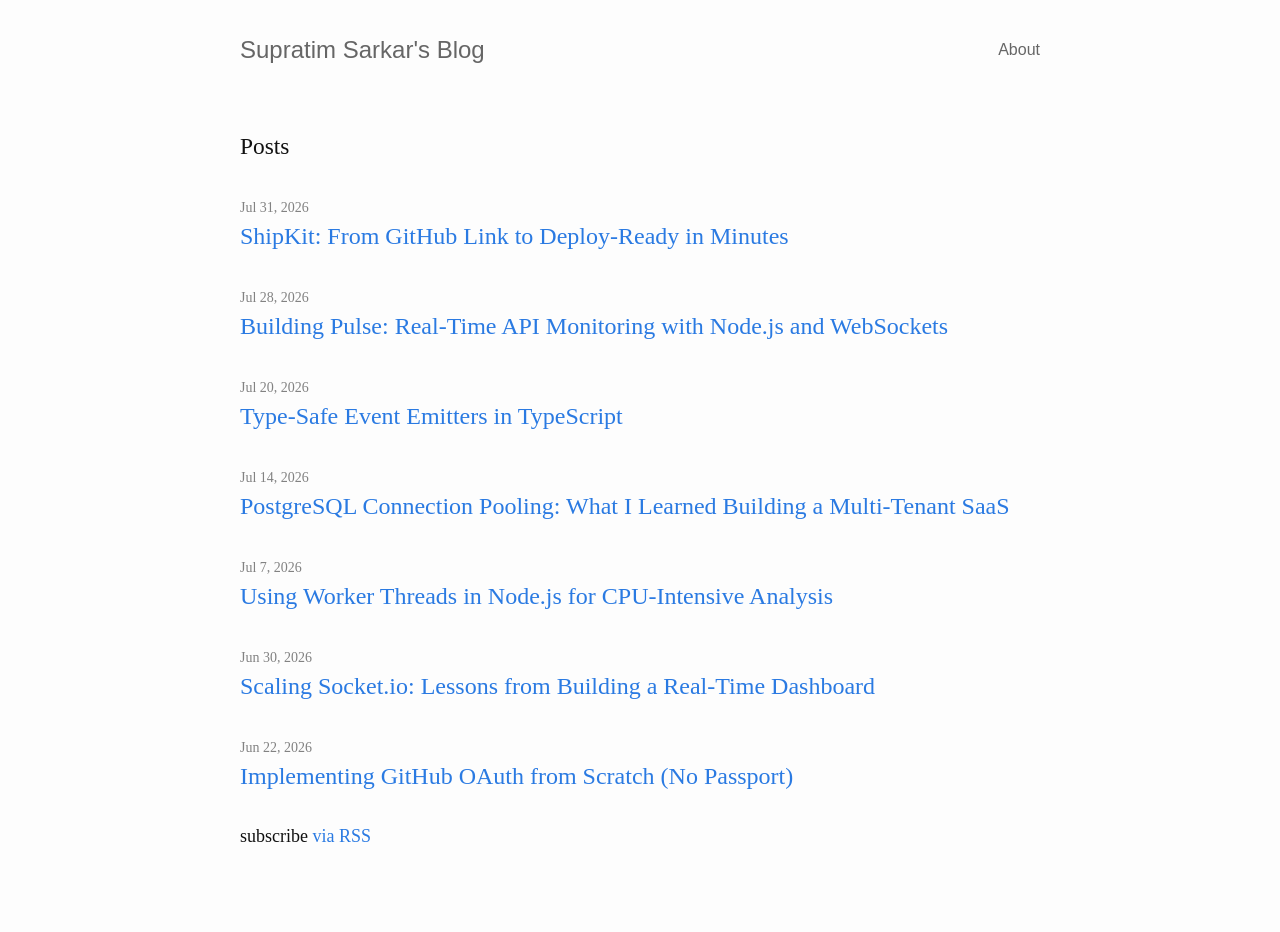
<file: index.html>
<!DOCTYPE html>
<html lang="en">
<head>
    <meta charset="utf-8">
    <meta name="viewport" content="width=device-width, initial-scale=1">
    <title>Supratim Sarkar's Blog</title>
    <link rel="stylesheet" href="/css/main.css">
</head>
<body>
    <section class="top" role="heading">
      <header role="heading">
        <h1>
          <a href="/">Supratim Sarkar's Blog</a>
        </h1>
      </header>
      <nav role="navigation">
        <ul>
          <li>
            <a href="/about.html">About</a>
          </li>
        </ul>
      </nav>
    </section>
    <section class="content" role="article"><div class="home">
<h2 class="post-list-heading">Posts</h2>
    <ul class="post-list"><li><span class="post-meta">Jul 31, 2026</span>
        <h3>
          <a class="post-link" href="/posts/shipping-shipkit.html">
            ShipKit: From GitHub Link to Deploy-Ready in Minutes
          </a>
        </h3></li><li><span class="post-meta">Jul 28, 2026</span>
        <h3>
          <a class="post-link" href="/posts/building-pulse.html">
            Building Pulse: Real-Time API Monitoring with Node.js and WebSockets
          </a>
        </h3></li><li><span class="post-meta">Jul 20, 2026</span>
        <h3>
          <a class="post-link" href="/posts/type-safe-event-emitters.html">
            Type-Safe Event Emitters in TypeScript
          </a>
        </h3></li><li><span class="post-meta">Jul 14, 2026</span>
        <h3>
          <a class="post-link" href="/posts/postgresql-connection-pooling.html">
            PostgreSQL Connection Pooling: What I Learned Building a Multi-Tenant SaaS
          </a>
        </h3></li><li><span class="post-meta">Jul 7, 2026</span>
        <h3>
          <a class="post-link" href="/posts/worker-threads-node.html">
            Using Worker Threads in Node.js for CPU-Intensive Analysis
          </a>
        </h3></li><li><span class="post-meta">Jun 30, 2026</span>
        <h3>
          <a class="post-link" href="/posts/socket-io-scaling.html">
            Scaling Socket.io: Lessons from Building a Real-Time Dashboard
          </a>
        </h3></li><li><span class="post-meta">Jun 22, 2026</span>
        <h3>
          <a class="post-link" href="/posts/github-oauth-from-scratch.html">
            Implementing GitHub OAuth from Scratch (No Passport)
          </a>
        </h3></li></ul>

    <p class="rss-subscribe">subscribe <a href="/feed.xml">via RSS</a></p></div>
</section>
</body>
</html>
</file>
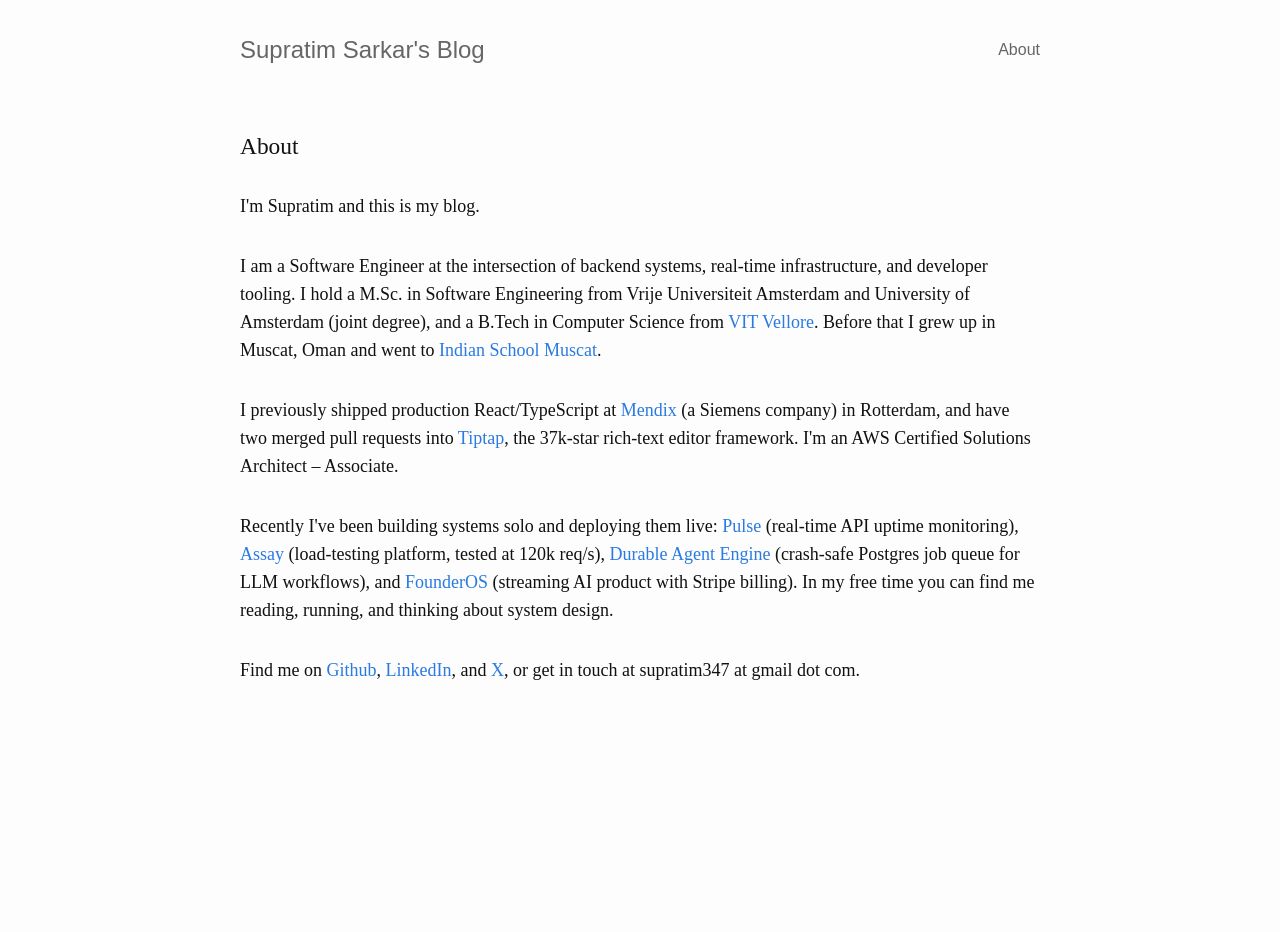
<file: about.html>
<!DOCTYPE html>
<html lang="en">
<head>
    <meta charset="utf-8">
    <meta name="viewport" content="width=device-width, initial-scale=1">
    <title>About - Supratim Sarkar's Blog</title>
    <link rel="stylesheet" href="/css/main.css">
</head>
<body>
    <section class="top" role="heading">
      <header role="heading">
        <h1>
          <a href="/">Supratim Sarkar's Blog</a>
        </h1>
      </header>
      <nav role="navigation">
        <ul>
          <li>
            <a href="/about.html">About</a>
          </li>
        </ul>
      </nav>
    </section>
    <section class="content" role="article">
<h2>About</h2>

<p>I'm Supratim and this is my blog.</p>

<p>I am a Software Engineer at the intersection of backend systems, real-time infrastructure, and developer tooling. I hold a M.Sc. in Software Engineering from Vrije Universiteit Amsterdam and University of Amsterdam (joint degree), and a B.Tech in Computer Science from <a href="https://vit.ac.in">VIT Vellore</a>. Before that I grew up in Muscat, Oman and went to <a href="https://www.ismoman.com">Indian School Muscat</a>.</p>

<p>I previously shipped production React/TypeScript at <a href="https://www.mendix.com">Mendix</a> (a Siemens company) in Rotterdam, and have two merged pull requests into <a href="https://github.com/ueberdosis/tiptap">Tiptap</a>, the 37k-star rich-text editor framework. I'm an AWS Certified Solutions Architect &ndash; Associate.</p>

<p>Recently I've been building systems solo and deploying them live: <a href="https://pulse-wy6e.onrender.com">Pulse</a> (real-time API uptime monitoring), <a href="https://assay-etaq.onrender.com">Assay</a> (load-testing platform, tested at 120k req/s), <a href="https://github.com/codewithsupra/durable-agent-engine">Durable Agent Engine</a> (crash-safe Postgres job queue for LLM workflows), and <a href="https://github.com/codewithsupra/founder-os">FounderOS</a> (streaming AI product with Stripe billing). In my free time you can find me reading, running, and thinking about system design.</p>

<p>Find me on <a href="https://github.com/codewithsupra">Github</a>, <a href="https://linkedin.com/in/supratimsarkar99">LinkedIn</a>, and <a href="https://x.com/">X</a>, or get in touch at supratim347 at gmail dot com.</p>

</section>
</body>
</html>
</file>
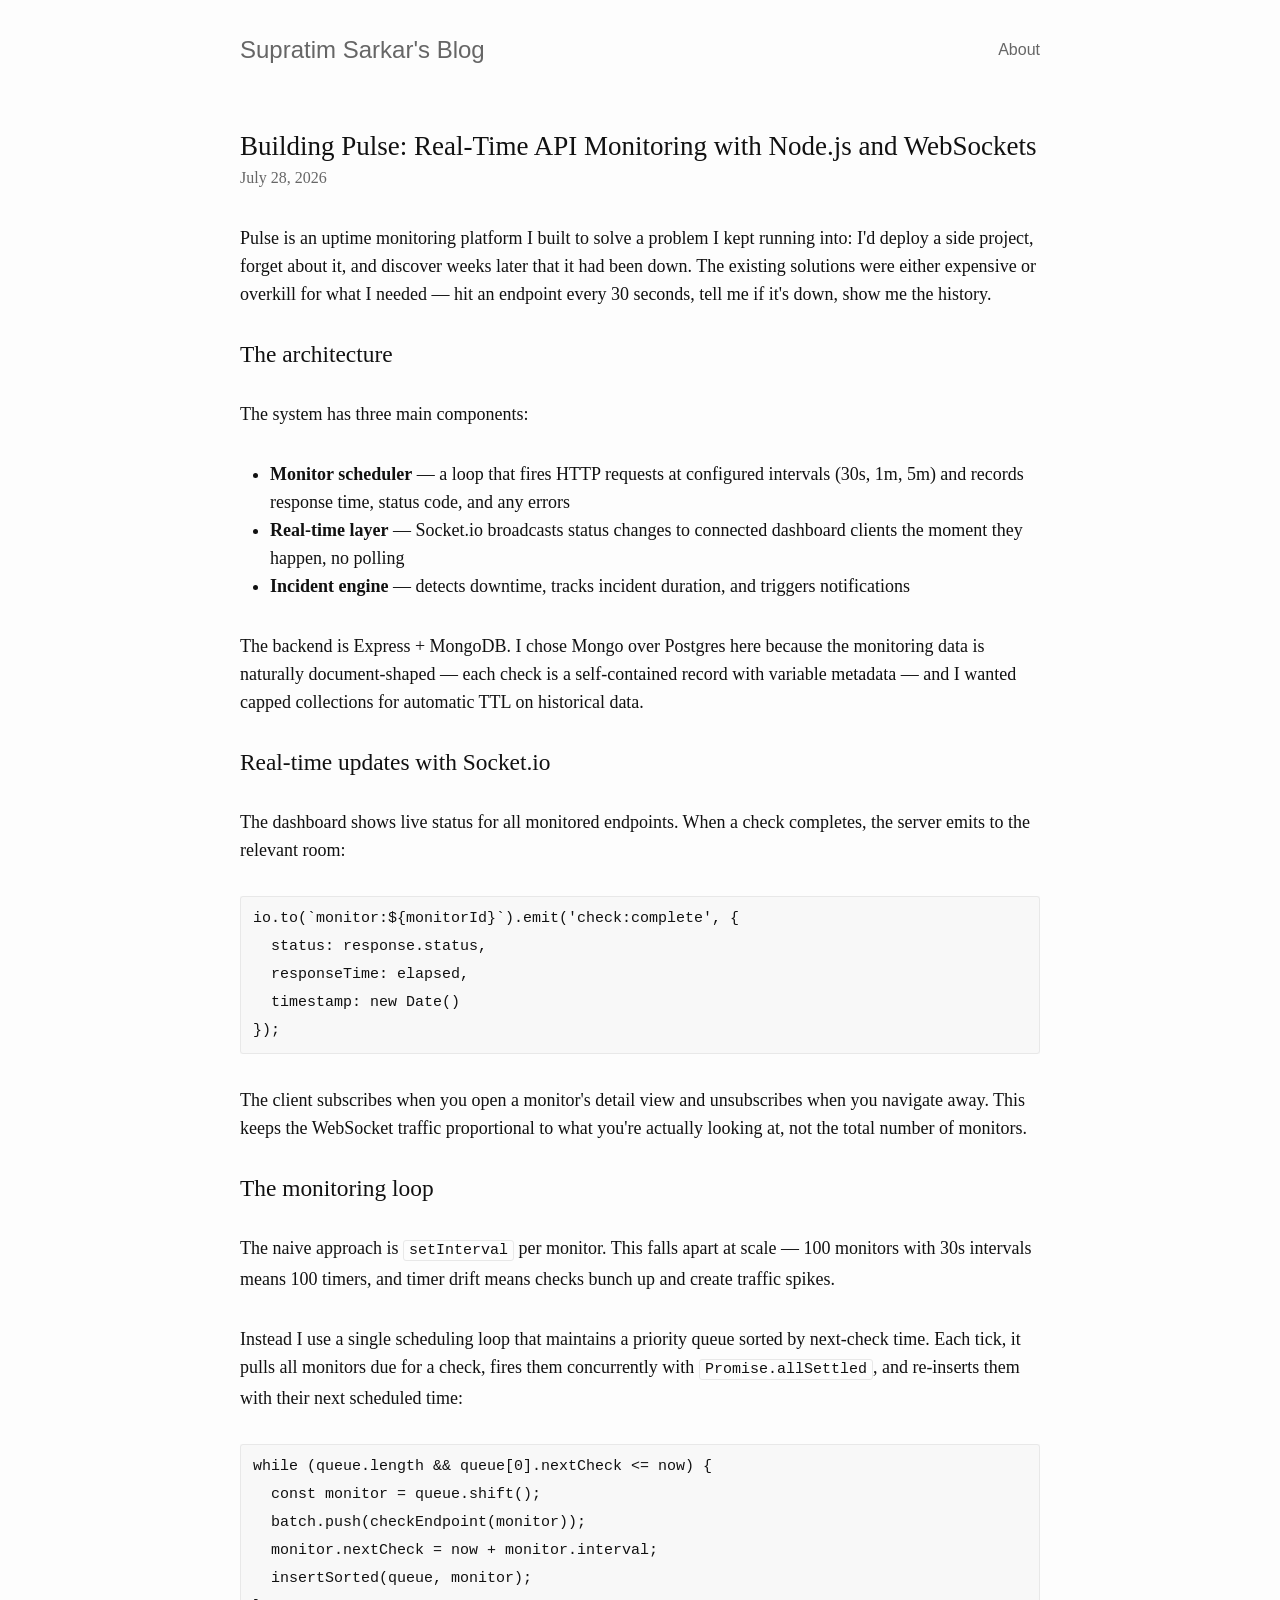
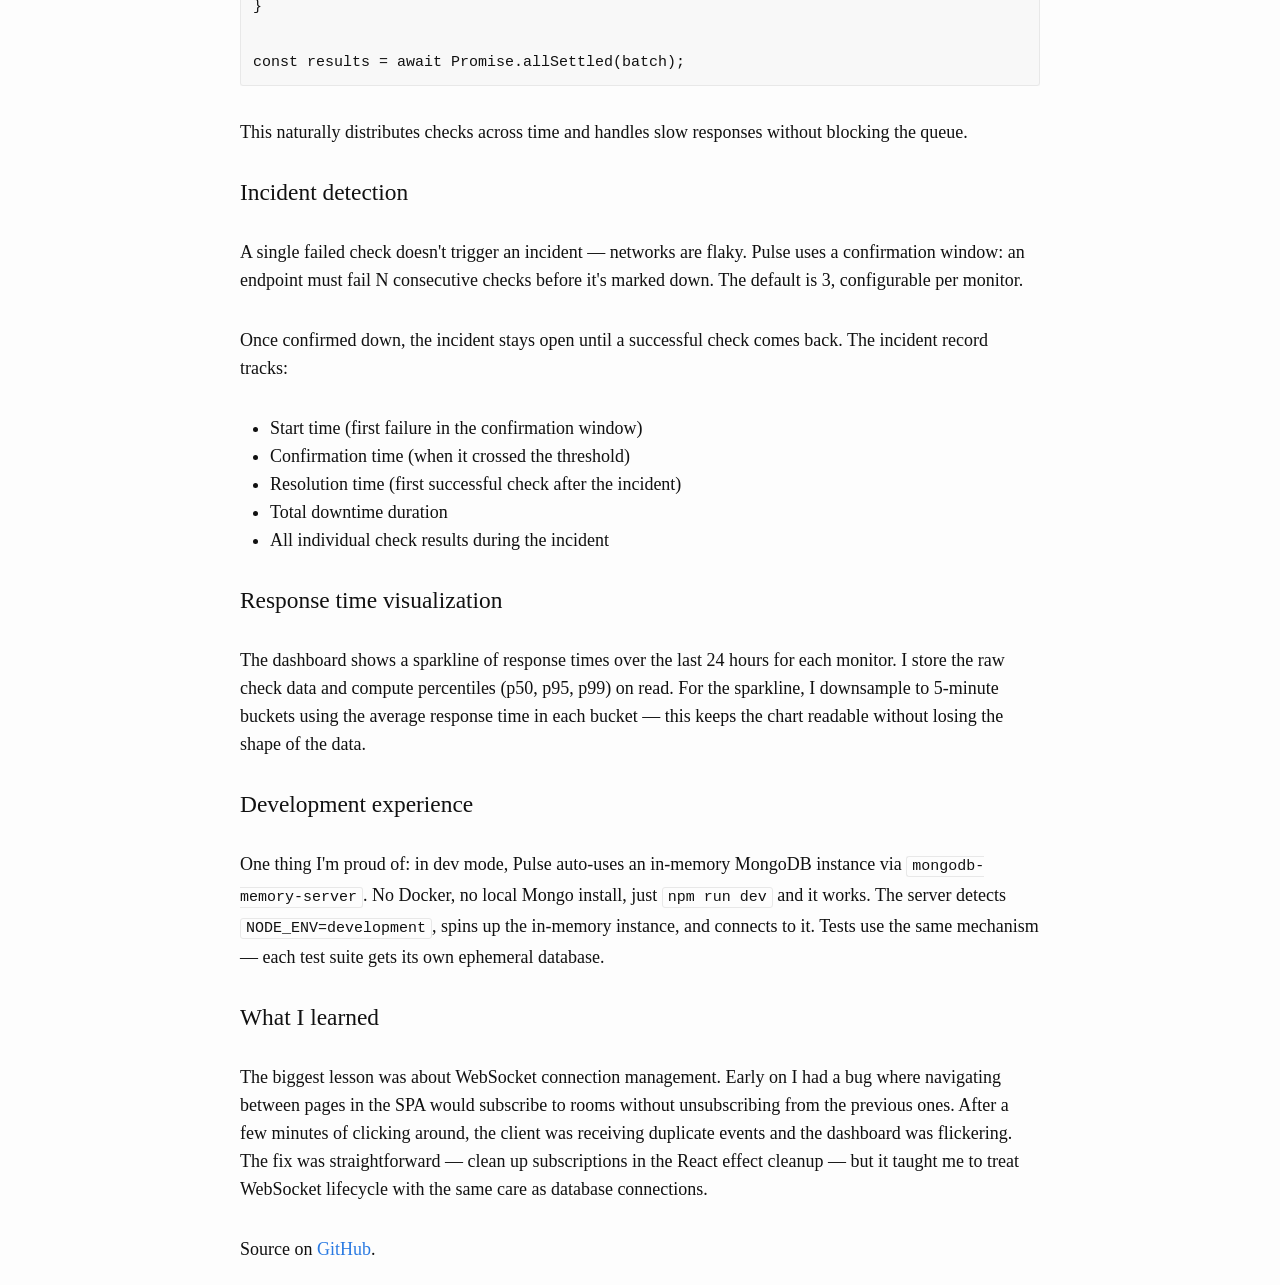
<file: posts/building-pulse.html>
<!DOCTYPE html>
<html lang="en">
<head>
    <meta charset="utf-8">
    <meta name="viewport" content="width=device-width, initial-scale=1">
    <title>Building Pulse: Real-Time API Monitoring with Node.js and WebSockets - Supratim Sarkar's Blog</title>
    <link rel="stylesheet" href="/css/main.css">
</head>
<body>
    <section class="top" role="heading">
      <header role="heading">
        <h1>
          <a href="/">Supratim Sarkar's Blog</a>
        </h1>
      </header>
      <nav role="navigation">
        <ul>
          <li>
            <a href="/about.html">About</a>
          </li>
        </ul>
      </nav>
    </section>
    <section class="content" role="article">
<h1 class="title">Building Pulse: Real-Time API Monitoring with Node.js and WebSockets</h1>
<h3 class="date">July 28, 2026</h3>

<p>Pulse is an uptime monitoring platform I built to solve a problem I kept running into: I'd deploy a side project, forget about it, and discover weeks later that it had been down. The existing solutions were either expensive or overkill for what I needed — hit an endpoint every 30 seconds, tell me if it's down, show me the history.</p>

<h2 id="the-architecture">The architecture</h2>

<p>The system has three main components:</p>

<ul>
  <li><strong>Monitor scheduler</strong> — a loop that fires HTTP requests at configured intervals (30s, 1m, 5m) and records response time, status code, and any errors</li>
  <li><strong>Real-time layer</strong> — Socket.io broadcasts status changes to connected dashboard clients the moment they happen, no polling</li>
  <li><strong>Incident engine</strong> — detects downtime, tracks incident duration, and triggers notifications</li>
</ul>

<p>The backend is Express + MongoDB. I chose Mongo over Postgres here because the monitoring data is naturally document-shaped — each check is a self-contained record with variable metadata — and I wanted capped collections for automatic TTL on historical data.</p>

<h2 id="real-time-updates">Real-time updates with Socket.io</h2>

<p>The dashboard shows live status for all monitored endpoints. When a check completes, the server emits to the relevant room:</p>

<div class="highlight"><pre class="highlight"><code>io.to(`monitor:${monitorId}`).emit('check:complete', {
  status: response.status,
  responseTime: elapsed,
  timestamp: new Date()
});
</code></pre></div>

<p>The client subscribes when you open a monitor's detail view and unsubscribes when you navigate away. This keeps the WebSocket traffic proportional to what you're actually looking at, not the total number of monitors.</p>

<h2 id="the-monitoring-loop">The monitoring loop</h2>

<p>The naive approach is <code>setInterval</code> per monitor. This falls apart at scale — 100 monitors with 30s intervals means 100 timers, and timer drift means checks bunch up and create traffic spikes.</p>

<p>Instead I use a single scheduling loop that maintains a priority queue sorted by next-check time. Each tick, it pulls all monitors due for a check, fires them concurrently with <code>Promise.allSettled</code>, and re-inserts them with their next scheduled time:</p>

<div class="highlight"><pre class="highlight"><code>while (queue.length && queue[0].nextCheck <= now) {
  const monitor = queue.shift();
  batch.push(checkEndpoint(monitor));
  monitor.nextCheck = now + monitor.interval;
  insertSorted(queue, monitor);
}

const results = await Promise.allSettled(batch);
</code></pre></div>

<p>This naturally distributes checks across time and handles slow responses without blocking the queue.</p>

<h2 id="incident-detection">Incident detection</h2>

<p>A single failed check doesn't trigger an incident — networks are flaky. Pulse uses a confirmation window: an endpoint must fail N consecutive checks before it's marked down. The default is 3, configurable per monitor.</p>

<p>Once confirmed down, the incident stays open until a successful check comes back. The incident record tracks:</p>

<ul>
  <li>Start time (first failure in the confirmation window)</li>
  <li>Confirmation time (when it crossed the threshold)</li>
  <li>Resolution time (first successful check after the incident)</li>
  <li>Total downtime duration</li>
  <li>All individual check results during the incident</li>
</ul>

<h2 id="response-time-tracking">Response time visualization</h2>

<p>The dashboard shows a sparkline of response times over the last 24 hours for each monitor. I store the raw check data and compute percentiles (p50, p95, p99) on read. For the sparkline, I downsample to 5-minute buckets using the average response time in each bucket — this keeps the chart readable without losing the shape of the data.</p>

<h2 id="dev-experience">Development experience</h2>

<p>One thing I'm proud of: in dev mode, Pulse auto-uses an in-memory MongoDB instance via <code>mongodb-memory-server</code>. No Docker, no local Mongo install, just <code>npm run dev</code> and it works. The server detects <code>NODE_ENV=development</code>, spins up the in-memory instance, and connects to it. Tests use the same mechanism — each test suite gets its own ephemeral database.</p>

<h2 id="what-i-learned">What I learned</h2>

<p>The biggest lesson was about WebSocket connection management. Early on I had a bug where navigating between pages in the SPA would subscribe to rooms without unsubscribing from the previous ones. After a few minutes of clicking around, the client was receiving duplicate events and the dashboard was flickering. The fix was straightforward — clean up subscriptions in the React effect cleanup — but it taught me to treat WebSocket lifecycle with the same care as database connections.</p>

<p>Source on <a href="https://github.com/codewithsupra">GitHub</a>.</p>

</section>
</body>
</html>
</file>
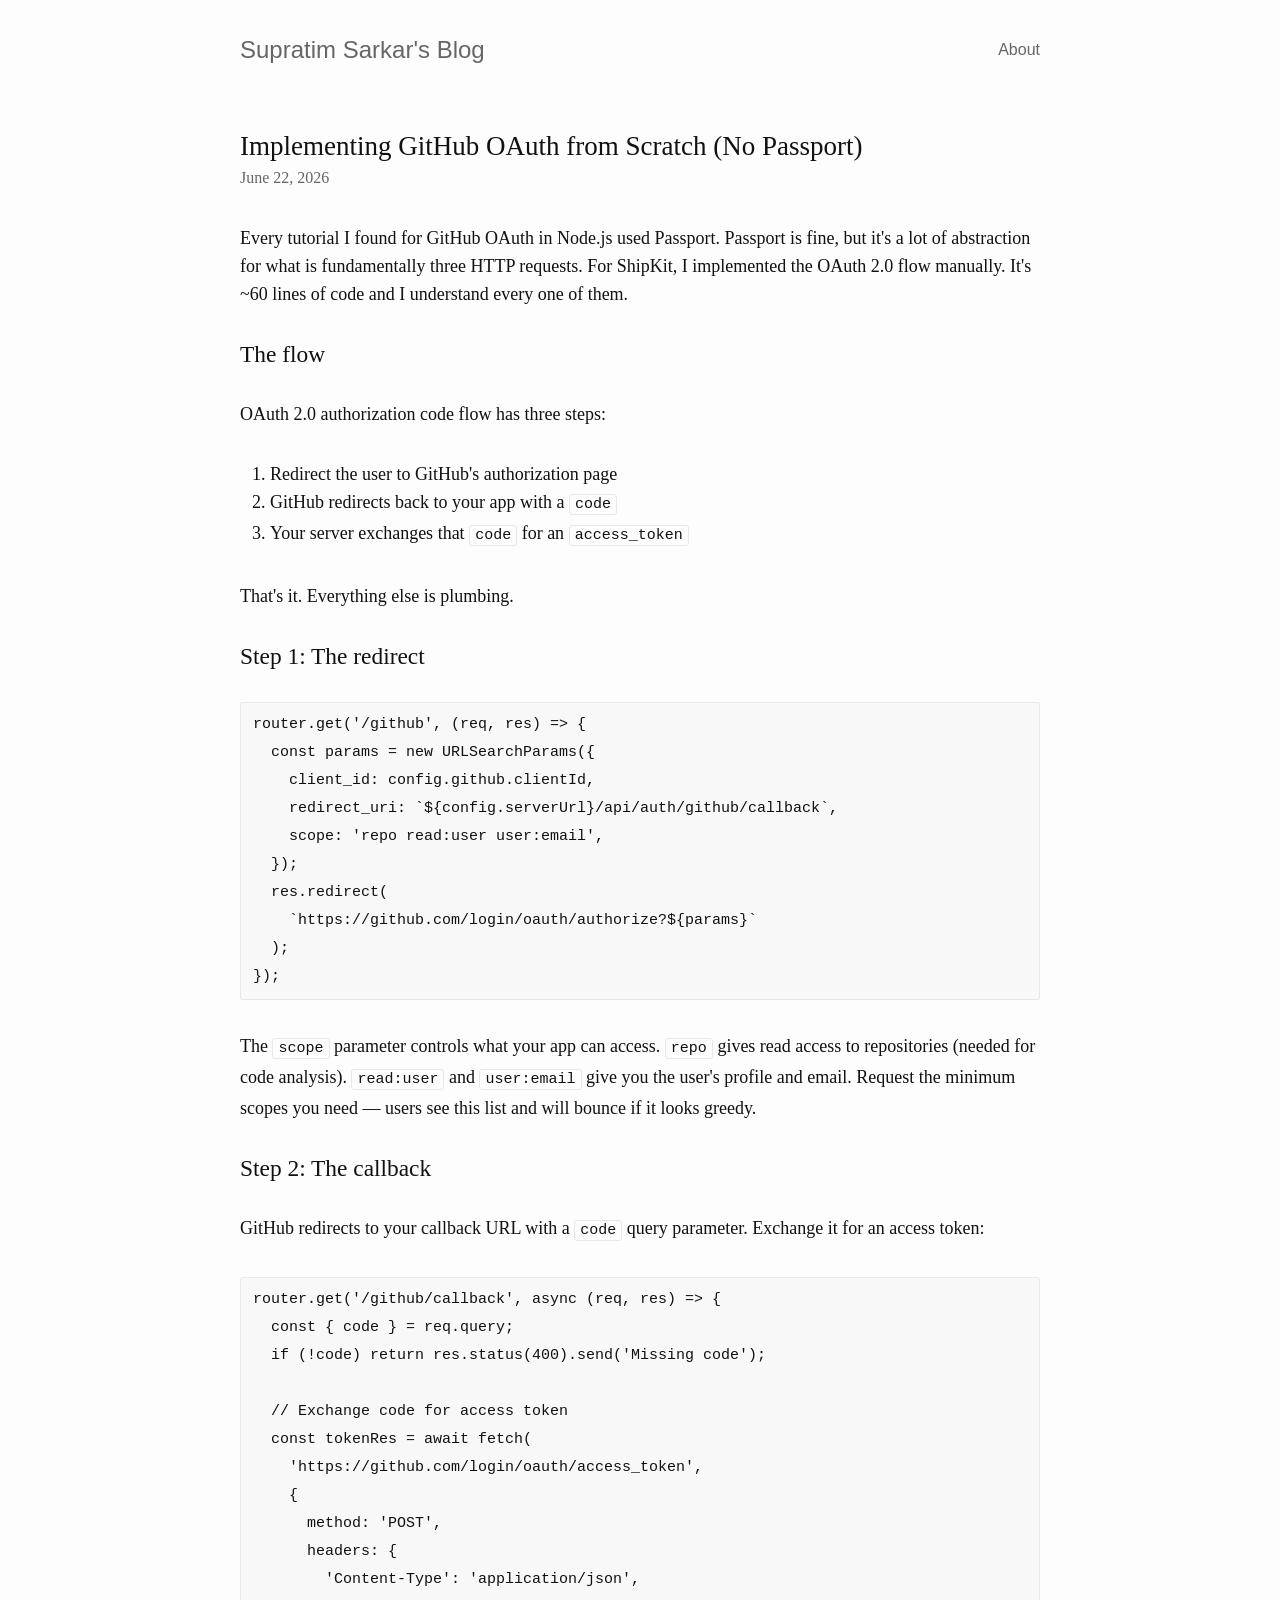
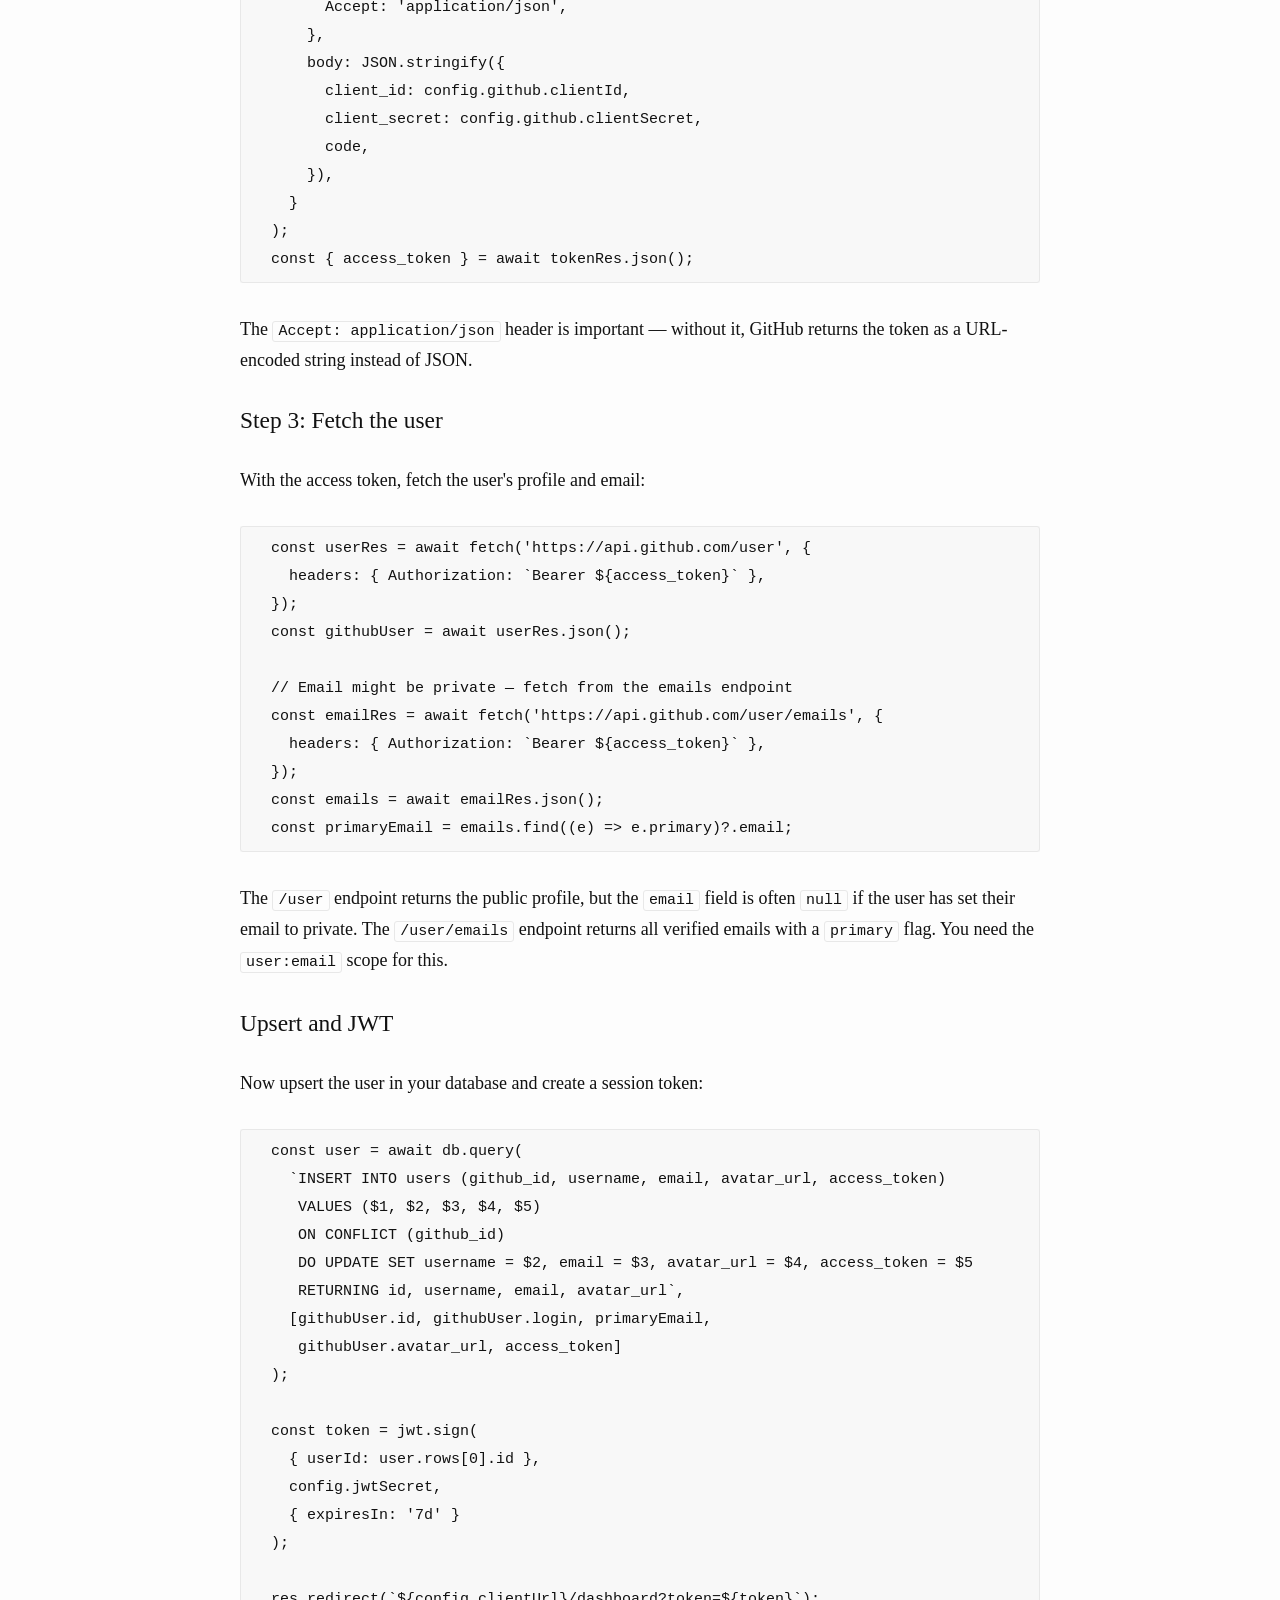
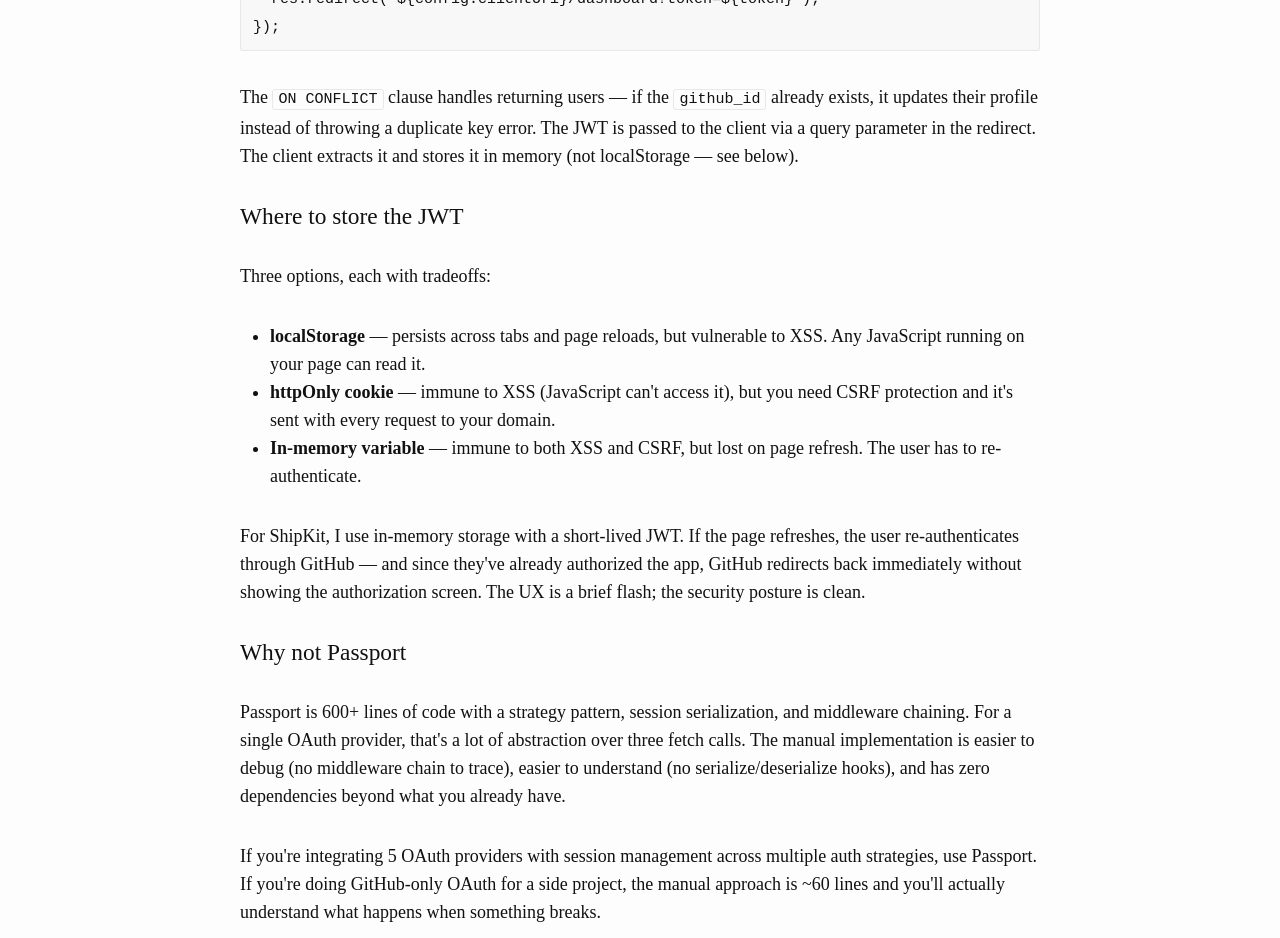
<file: posts/github-oauth-from-scratch.html>
<!DOCTYPE html>
<html lang="en">
<head>
    <meta charset="utf-8">
    <meta name="viewport" content="width=device-width, initial-scale=1">
    <title>Implementing GitHub OAuth from Scratch (No Passport) - Supratim Sarkar's Blog</title>
    <link rel="stylesheet" href="/css/main.css">
</head>
<body>
    <section class="top" role="heading">
      <header role="heading">
        <h1>
          <a href="/">Supratim Sarkar's Blog</a>
        </h1>
      </header>
      <nav role="navigation">
        <ul>
          <li>
            <a href="/about.html">About</a>
          </li>
        </ul>
      </nav>
    </section>
    <section class="content" role="article">
<h1 class="title">Implementing GitHub OAuth from Scratch (No Passport)</h1>
<h3 class="date">June 22, 2026</h3>

<p>Every tutorial I found for GitHub OAuth in Node.js used Passport. Passport is fine, but it's a lot of abstraction for what is fundamentally three HTTP requests. For ShipKit, I implemented the OAuth 2.0 flow manually. It's ~60 lines of code and I understand every one of them.</p>

<h2 id="the-flow">The flow</h2>

<p>OAuth 2.0 authorization code flow has three steps:</p>

<ol>
  <li>Redirect the user to GitHub's authorization page</li>
  <li>GitHub redirects back to your app with a <code>code</code></li>
  <li>Your server exchanges that <code>code</code> for an <code>access_token</code></li>
</ol>

<p>That's it. Everything else is plumbing.</p>

<h2 id="step-1">Step 1: The redirect</h2>

<div class="highlight"><pre class="highlight"><code>router.get('/github', (req, res) => {
  const params = new URLSearchParams({
    client_id: config.github.clientId,
    redirect_uri: `${config.serverUrl}/api/auth/github/callback`,
    scope: 'repo read:user user:email',
  });
  res.redirect(
    `https://github.com/login/oauth/authorize?${params}`
  );
});
</code></pre></div>

<p>The <code>scope</code> parameter controls what your app can access. <code>repo</code> gives read access to repositories (needed for code analysis). <code>read:user</code> and <code>user:email</code> give you the user's profile and email. Request the minimum scopes you need — users see this list and will bounce if it looks greedy.</p>

<h2 id="step-2">Step 2: The callback</h2>

<p>GitHub redirects to your callback URL with a <code>code</code> query parameter. Exchange it for an access token:</p>

<div class="highlight"><pre class="highlight"><code>router.get('/github/callback', async (req, res) => {
  const { code } = req.query;
  if (!code) return res.status(400).send('Missing code');

  // Exchange code for access token
  const tokenRes = await fetch(
    'https://github.com/login/oauth/access_token',
    {
      method: 'POST',
      headers: {
        'Content-Type': 'application/json',
        Accept: 'application/json',
      },
      body: JSON.stringify({
        client_id: config.github.clientId,
        client_secret: config.github.clientSecret,
        code,
      }),
    }
  );
  const { access_token } = await tokenRes.json();
</code></pre></div>

<p>The <code>Accept: application/json</code> header is important — without it, GitHub returns the token as a URL-encoded string instead of JSON.</p>

<h2 id="step-3">Step 3: Fetch the user</h2>

<p>With the access token, fetch the user's profile and email:</p>

<div class="highlight"><pre class="highlight"><code>  const userRes = await fetch('https://api.github.com/user', {
    headers: { Authorization: `Bearer ${access_token}` },
  });
  const githubUser = await userRes.json();

  // Email might be private — fetch from the emails endpoint
  const emailRes = await fetch('https://api.github.com/user/emails', {
    headers: { Authorization: `Bearer ${access_token}` },
  });
  const emails = await emailRes.json();
  const primaryEmail = emails.find((e) => e.primary)?.email;
</code></pre></div>

<p>The <code>/user</code> endpoint returns the public profile, but the <code>email</code> field is often <code>null</code> if the user has set their email to private. The <code>/user/emails</code> endpoint returns all verified emails with a <code>primary</code> flag. You need the <code>user:email</code> scope for this.</p>

<h2 id="upsert-and-jwt">Upsert and JWT</h2>

<p>Now upsert the user in your database and create a session token:</p>

<div class="highlight"><pre class="highlight"><code>  const user = await db.query(
    `INSERT INTO users (github_id, username, email, avatar_url, access_token)
     VALUES ($1, $2, $3, $4, $5)
     ON CONFLICT (github_id)
     DO UPDATE SET username = $2, email = $3, avatar_url = $4, access_token = $5
     RETURNING id, username, email, avatar_url`,
    [githubUser.id, githubUser.login, primaryEmail,
     githubUser.avatar_url, access_token]
  );

  const token = jwt.sign(
    { userId: user.rows[0].id },
    config.jwtSecret,
    { expiresIn: '7d' }
  );

  res.redirect(`${config.clientUrl}/dashboard?token=${token}`);
});
</code></pre></div>

<p>The <code>ON CONFLICT</code> clause handles returning users — if the <code>github_id</code> already exists, it updates their profile instead of throwing a duplicate key error. The JWT is passed to the client via a query parameter in the redirect. The client extracts it and stores it in memory (not localStorage — see below).</p>

<h2 id="token-storage">Where to store the JWT</h2>

<p>Three options, each with tradeoffs:</p>

<ul>
  <li><strong>localStorage</strong> — persists across tabs and page reloads, but vulnerable to XSS. Any JavaScript running on your page can read it.</li>
  <li><strong>httpOnly cookie</strong> — immune to XSS (JavaScript can't access it), but you need CSRF protection and it's sent with every request to your domain.</li>
  <li><strong>In-memory variable</strong> — immune to both XSS and CSRF, but lost on page refresh. The user has to re-authenticate.</li>
</ul>

<p>For ShipKit, I use in-memory storage with a short-lived JWT. If the page refreshes, the user re-authenticates through GitHub — and since they've already authorized the app, GitHub redirects back immediately without showing the authorization screen. The UX is a brief flash; the security posture is clean.</p>

<h2 id="why-not-passport">Why not Passport</h2>

<p>Passport is 600+ lines of code with a strategy pattern, session serialization, and middleware chaining. For a single OAuth provider, that's a lot of abstraction over three fetch calls. The manual implementation is easier to debug (no middleware chain to trace), easier to understand (no serialize/deserialize hooks), and has zero dependencies beyond what you already have.</p>

<p>If you're integrating 5 OAuth providers with session management across multiple auth strategies, use Passport. If you're doing GitHub-only OAuth for a side project, the manual approach is ~60 lines and you'll actually understand what happens when something breaks.</p>

</section>
</body>
</html>
</file>
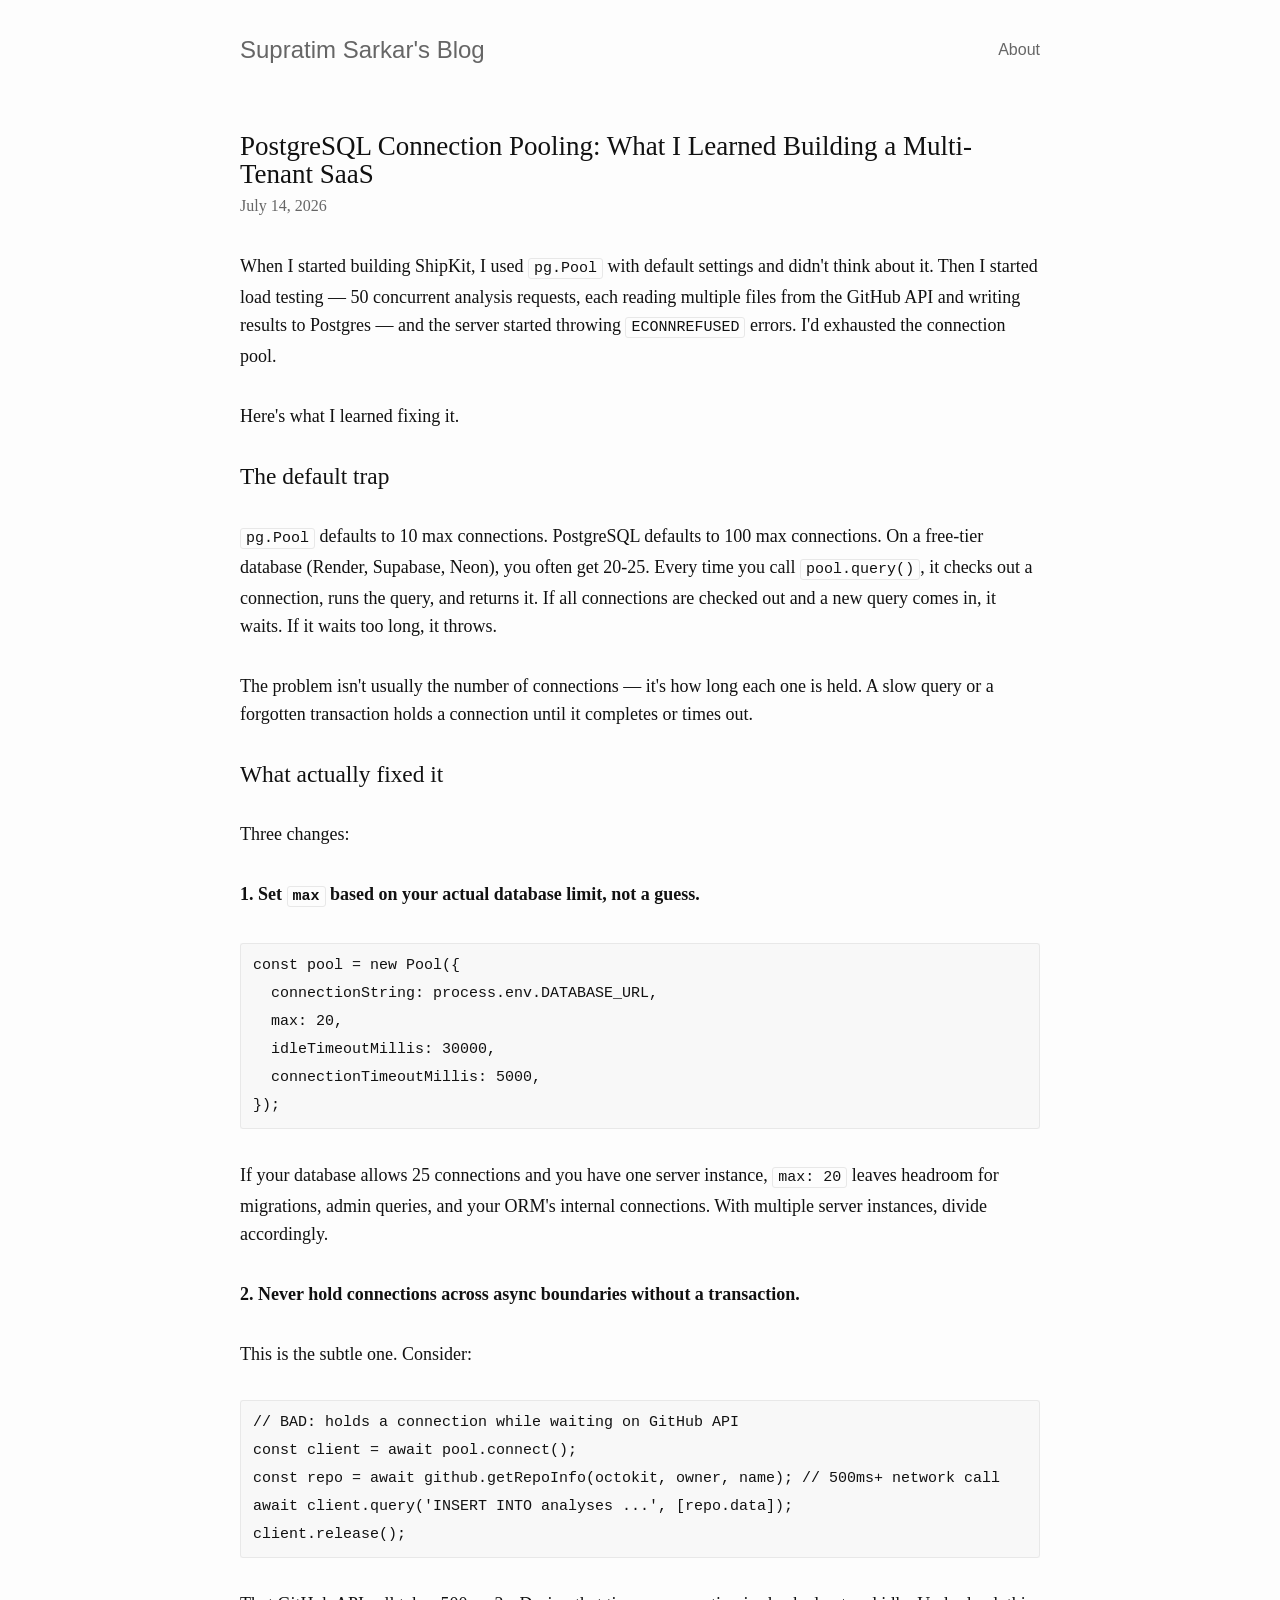
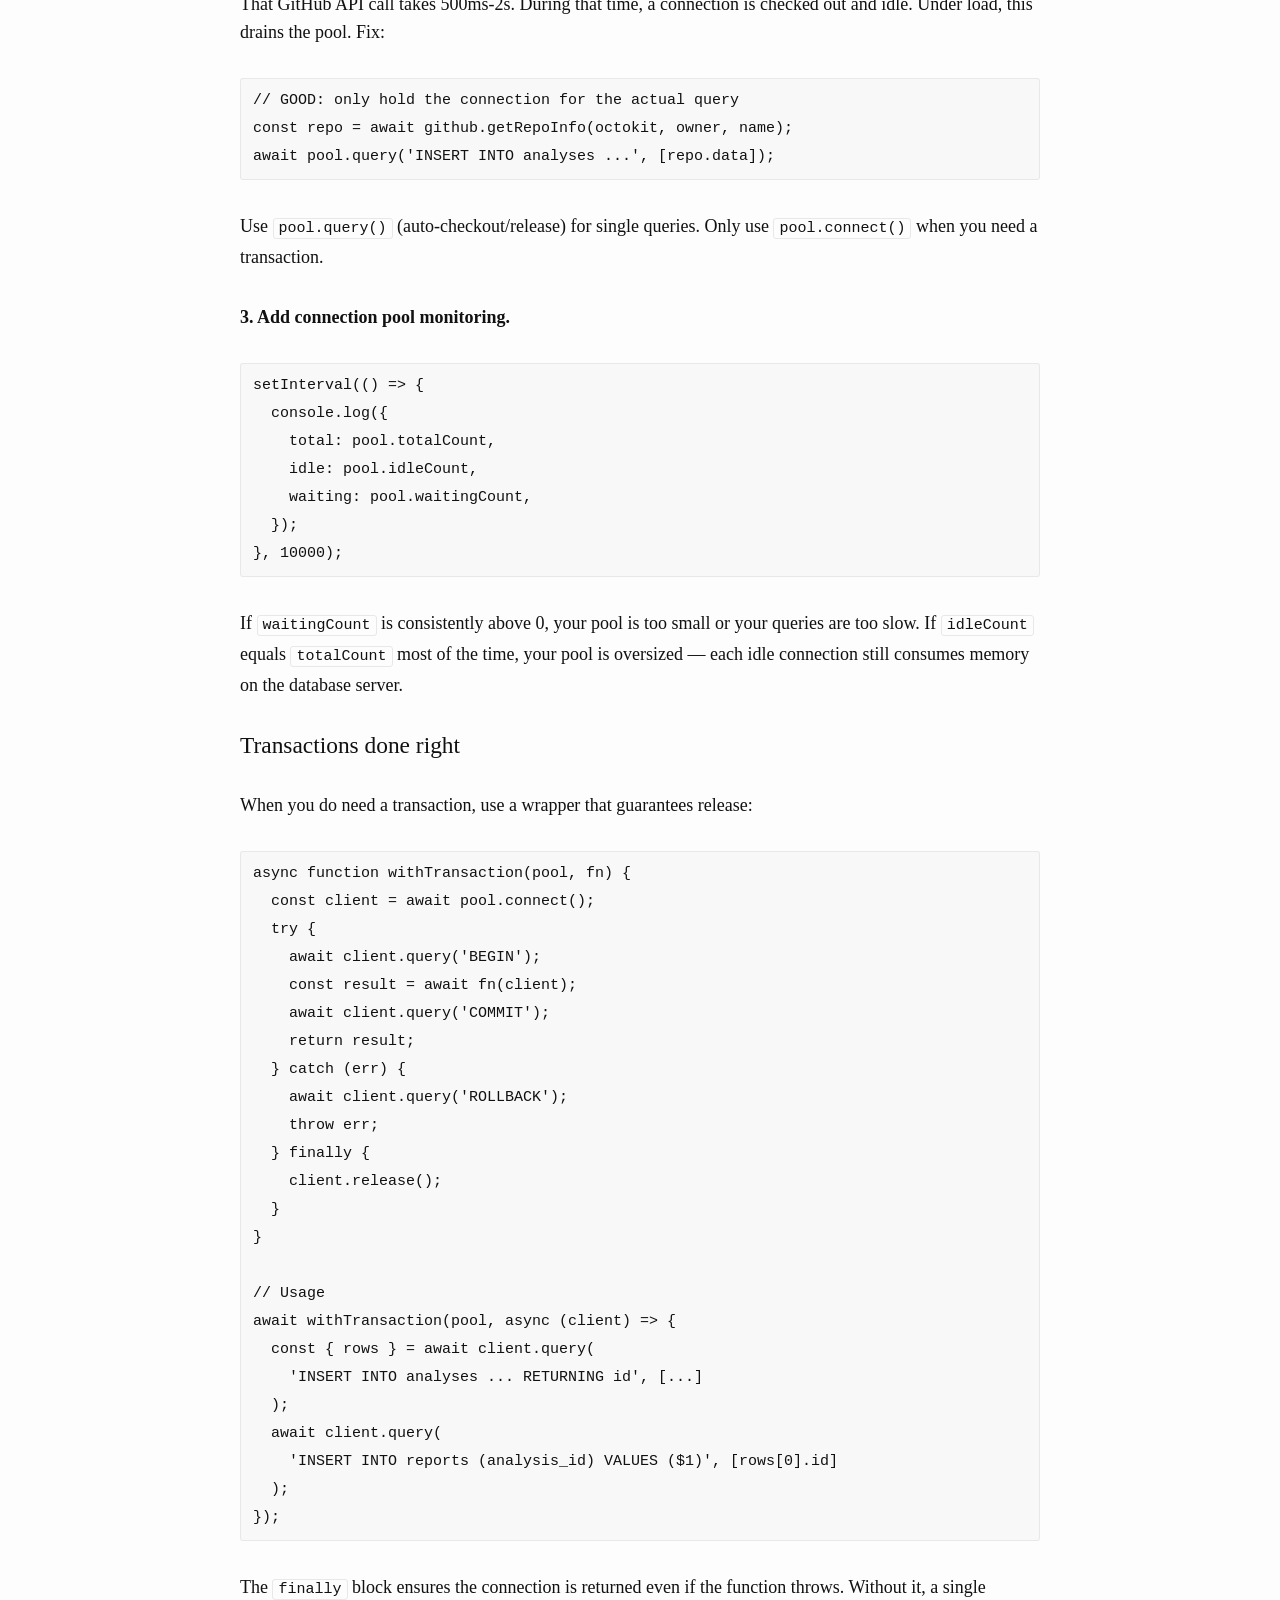
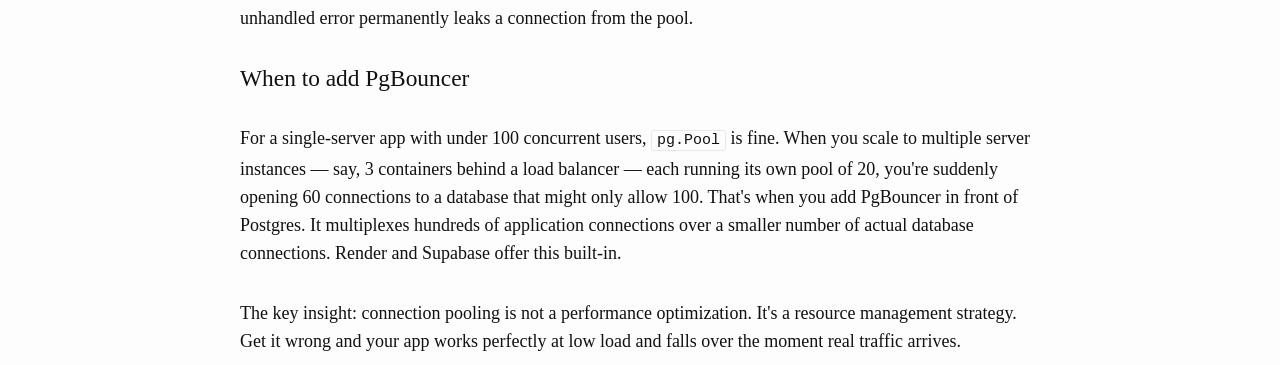
<file: posts/postgresql-connection-pooling.html>
<!DOCTYPE html>
<html lang="en">
<head>
    <meta charset="utf-8">
    <meta name="viewport" content="width=device-width, initial-scale=1">
    <title>PostgreSQL Connection Pooling: What I Learned Building a Multi-Tenant SaaS - Supratim Sarkar's Blog</title>
    <link rel="stylesheet" href="/css/main.css">
</head>
<body>
    <section class="top" role="heading">
      <header role="heading">
        <h1>
          <a href="/">Supratim Sarkar's Blog</a>
        </h1>
      </header>
      <nav role="navigation">
        <ul>
          <li>
            <a href="/about.html">About</a>
          </li>
        </ul>
      </nav>
    </section>
    <section class="content" role="article">
<h1 class="title">PostgreSQL Connection Pooling: What I Learned Building a Multi-Tenant SaaS</h1>
<h3 class="date">July 14, 2026</h3>

<p>When I started building ShipKit, I used <code>pg.Pool</code> with default settings and didn't think about it. Then I started load testing — 50 concurrent analysis requests, each reading multiple files from the GitHub API and writing results to Postgres — and the server started throwing <code>ECONNREFUSED</code> errors. I'd exhausted the connection pool.</p>

<p>Here's what I learned fixing it.</p>

<h2 id="the-default-trap">The default trap</h2>

<p><code>pg.Pool</code> defaults to 10 max connections. PostgreSQL defaults to 100 max connections. On a free-tier database (Render, Supabase, Neon), you often get 20-25. Every time you call <code>pool.query()</code>, it checks out a connection, runs the query, and returns it. If all connections are checked out and a new query comes in, it waits. If it waits too long, it throws.</p>

<p>The problem isn't usually the number of connections — it's how long each one is held. A slow query or a forgotten transaction holds a connection until it completes or times out.</p>

<h2 id="the-fix">What actually fixed it</h2>

<p>Three changes:</p>

<p><strong>1. Set <code>max</code> based on your actual database limit, not a guess.</strong></p>

<div class="highlight"><pre class="highlight"><code>const pool = new Pool({
  connectionString: process.env.DATABASE_URL,
  max: 20,
  idleTimeoutMillis: 30000,
  connectionTimeoutMillis: 5000,
});
</code></pre></div>

<p>If your database allows 25 connections and you have one server instance, <code>max: 20</code> leaves headroom for migrations, admin queries, and your ORM's internal connections. With multiple server instances, divide accordingly.</p>

<p><strong>2. Never hold connections across async boundaries without a transaction.</strong></p>

<p>This is the subtle one. Consider:</p>

<div class="highlight"><pre class="highlight"><code>// BAD: holds a connection while waiting on GitHub API
const client = await pool.connect();
const repo = await github.getRepoInfo(octokit, owner, name); // 500ms+ network call
await client.query('INSERT INTO analyses ...', [repo.data]);
client.release();
</code></pre></div>

<p>That GitHub API call takes 500ms-2s. During that time, a connection is checked out and idle. Under load, this drains the pool. Fix:</p>

<div class="highlight"><pre class="highlight"><code>// GOOD: only hold the connection for the actual query
const repo = await github.getRepoInfo(octokit, owner, name);
await pool.query('INSERT INTO analyses ...', [repo.data]);
</code></pre></div>

<p>Use <code>pool.query()</code> (auto-checkout/release) for single queries. Only use <code>pool.connect()</code> when you need a transaction.</p>

<p><strong>3. Add connection pool monitoring.</strong></p>

<div class="highlight"><pre class="highlight"><code>setInterval(() => {
  console.log({
    total: pool.totalCount,
    idle: pool.idleCount,
    waiting: pool.waitingCount,
  });
}, 10000);
</code></pre></div>

<p>If <code>waitingCount</code> is consistently above 0, your pool is too small or your queries are too slow. If <code>idleCount</code> equals <code>totalCount</code> most of the time, your pool is oversized — each idle connection still consumes memory on the database server.</p>

<h2 id="transactions">Transactions done right</h2>

<p>When you do need a transaction, use a wrapper that guarantees release:</p>

<div class="highlight"><pre class="highlight"><code>async function withTransaction(pool, fn) {
  const client = await pool.connect();
  try {
    await client.query('BEGIN');
    const result = await fn(client);
    await client.query('COMMIT');
    return result;
  } catch (err) {
    await client.query('ROLLBACK');
    throw err;
  } finally {
    client.release();
  }
}

// Usage
await withTransaction(pool, async (client) => {
  const { rows } = await client.query(
    'INSERT INTO analyses ... RETURNING id', [...]
  );
  await client.query(
    'INSERT INTO reports (analysis_id) VALUES ($1)', [rows[0].id]
  );
});
</code></pre></div>

<p>The <code>finally</code> block ensures the connection is returned even if the function throws. Without it, a single unhandled error permanently leaks a connection from the pool.</p>

<h2 id="pgbouncer">When to add PgBouncer</h2>

<p>For a single-server app with under 100 concurrent users, <code>pg.Pool</code> is fine. When you scale to multiple server instances — say, 3 containers behind a load balancer — each running its own pool of 20, you're suddenly opening 60 connections to a database that might only allow 100. That's when you add PgBouncer in front of Postgres. It multiplexes hundreds of application connections over a smaller number of actual database connections. Render and Supabase offer this built-in.</p>

<p>The key insight: connection pooling is not a performance optimization. It's a resource management strategy. Get it wrong and your app works perfectly at low load and falls over the moment real traffic arrives.</p>

</section>
</body>
</html>
</file>
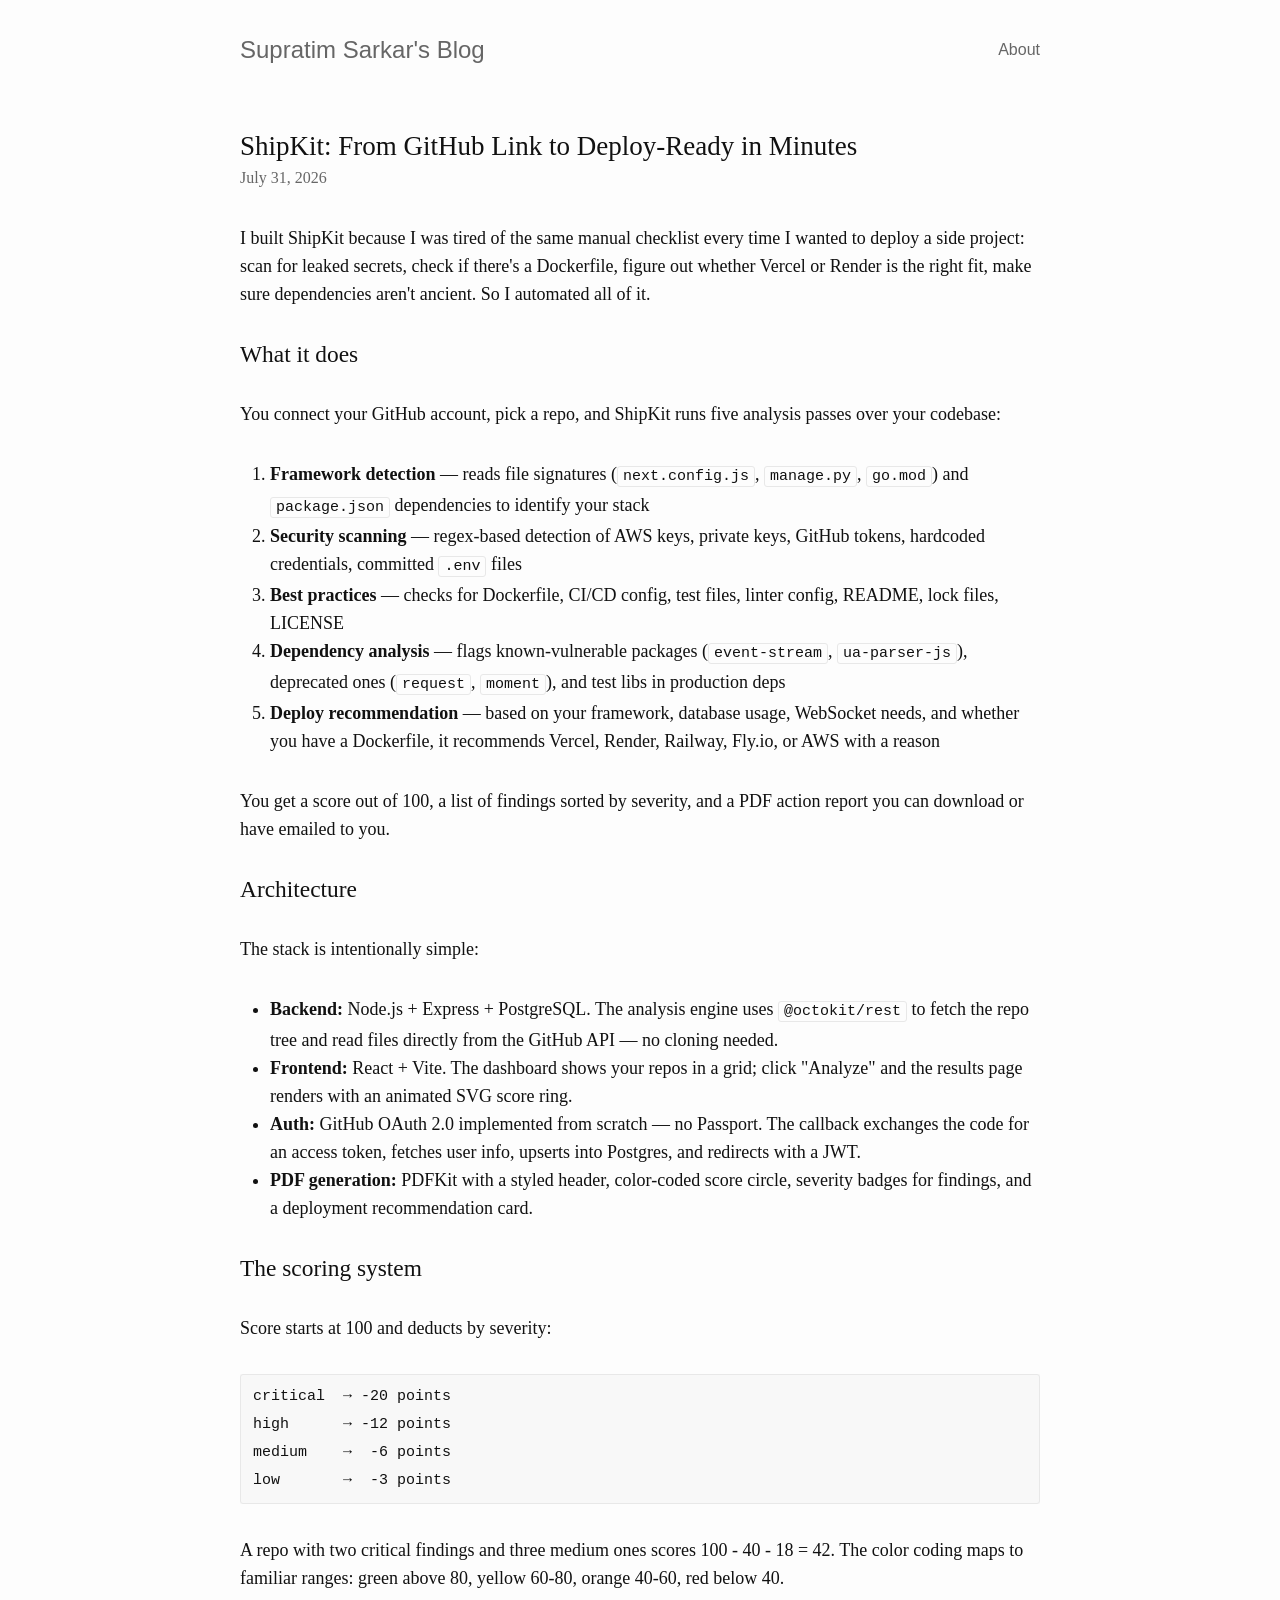
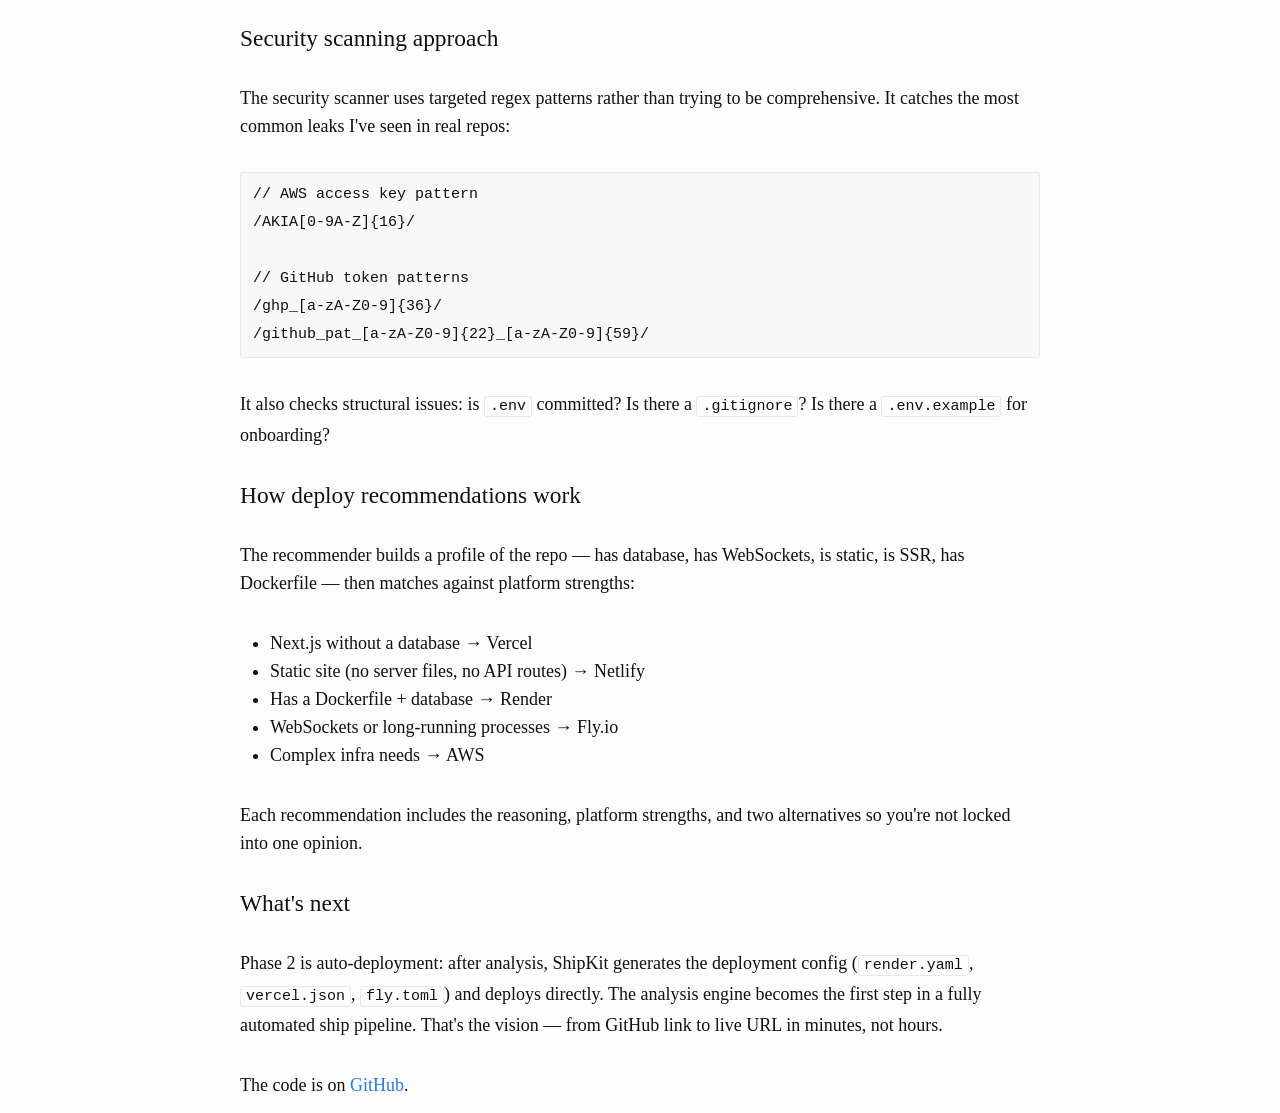
<file: posts/shipping-shipkit.html>
<!DOCTYPE html>
<html lang="en">
<head>
    <meta charset="utf-8">
    <meta name="viewport" content="width=device-width, initial-scale=1">
    <title>ShipKit: From GitHub Link to Deploy-Ready in Minutes - Supratim Sarkar's Blog</title>
    <link rel="stylesheet" href="/css/main.css">
</head>
<body>
    <section class="top" role="heading">
      <header role="heading">
        <h1>
          <a href="/">Supratim Sarkar's Blog</a>
        </h1>
      </header>
      <nav role="navigation">
        <ul>
          <li>
            <a href="/about.html">About</a>
          </li>
        </ul>
      </nav>
    </section>
    <section class="content" role="article">
<h1 class="title">ShipKit: From GitHub Link to Deploy-Ready in Minutes</h1>
<h3 class="date">July 31, 2026</h3>

<p>I built ShipKit because I was tired of the same manual checklist every time I wanted to deploy a side project: scan for leaked secrets, check if there's a Dockerfile, figure out whether Vercel or Render is the right fit, make sure dependencies aren't ancient. So I automated all of it.</p>

<h2 id="what-it-does">What it does</h2>

<p>You connect your GitHub account, pick a repo, and ShipKit runs five analysis passes over your codebase:</p>

<ol>
  <li><strong>Framework detection</strong> — reads file signatures (<code>next.config.js</code>, <code>manage.py</code>, <code>go.mod</code>) and <code>package.json</code> dependencies to identify your stack</li>
  <li><strong>Security scanning</strong> — regex-based detection of AWS keys, private keys, GitHub tokens, hardcoded credentials, committed <code>.env</code> files</li>
  <li><strong>Best practices</strong> — checks for Dockerfile, CI/CD config, test files, linter config, README, lock files, LICENSE</li>
  <li><strong>Dependency analysis</strong> — flags known-vulnerable packages (<code>event-stream</code>, <code>ua-parser-js</code>), deprecated ones (<code>request</code>, <code>moment</code>), and test libs in production deps</li>
  <li><strong>Deploy recommendation</strong> — based on your framework, database usage, WebSocket needs, and whether you have a Dockerfile, it recommends Vercel, Render, Railway, Fly.io, or AWS with a reason</li>
</ol>

<p>You get a score out of 100, a list of findings sorted by severity, and a PDF action report you can download or have emailed to you.</p>

<h2 id="architecture">Architecture</h2>

<p>The stack is intentionally simple:</p>

<ul>
  <li><strong>Backend:</strong> Node.js + Express + PostgreSQL. The analysis engine uses <code>@octokit/rest</code> to fetch the repo tree and read files directly from the GitHub API — no cloning needed.</li>
  <li><strong>Frontend:</strong> React + Vite. The dashboard shows your repos in a grid; click "Analyze" and the results page renders with an animated SVG score ring.</li>
  <li><strong>Auth:</strong> GitHub OAuth 2.0 implemented from scratch — no Passport. The callback exchanges the code for an access token, fetches user info, upserts into Postgres, and redirects with a JWT.</li>
  <li><strong>PDF generation:</strong> PDFKit with a styled header, color-coded score circle, severity badges for findings, and a deployment recommendation card.</li>
</ul>

<h2 id="the-scoring-system">The scoring system</h2>

<p>Score starts at 100 and deducts by severity:</p>

<div class="highlight"><pre class="highlight"><code>critical  → -20 points
high      → -12 points
medium    →  -6 points
low       →  -3 points
</code></pre></div>

<p>A repo with two critical findings and three medium ones scores 100 - 40 - 18 = 42. The color coding maps to familiar ranges: green above 80, yellow 60-80, orange 40-60, red below 40.</p>

<h2 id="security-scanning">Security scanning approach</h2>

<p>The security scanner uses targeted regex patterns rather than trying to be comprehensive. It catches the most common leaks I've seen in real repos:</p>

<div class="highlight"><pre class="highlight"><code>// AWS access key pattern
/AKIA[0-9A-Z]{16}/

// GitHub token patterns
/ghp_[a-zA-Z0-9]{36}/
/github_pat_[a-zA-Z0-9]{22}_[a-zA-Z0-9]{59}/
</code></pre></div>

<p>It also checks structural issues: is <code>.env</code> committed? Is there a <code>.gitignore</code>? Is there a <code>.env.example</code> for onboarding?</p>

<h2 id="deploy-recommendation">How deploy recommendations work</h2>

<p>The recommender builds a profile of the repo — has database, has WebSockets, is static, is SSR, has Dockerfile — then matches against platform strengths:</p>

<ul>
  <li>Next.js without a database → Vercel</li>
  <li>Static site (no server files, no API routes) → Netlify</li>
  <li>Has a Dockerfile + database → Render</li>
  <li>WebSockets or long-running processes → Fly.io</li>
  <li>Complex infra needs → AWS</li>
</ul>

<p>Each recommendation includes the reasoning, platform strengths, and two alternatives so you're not locked into one opinion.</p>

<h2 id="whats-next">What's next</h2>

<p>Phase 2 is auto-deployment: after analysis, ShipKit generates the deployment config (<code>render.yaml</code>, <code>vercel.json</code>, <code>fly.toml</code>) and deploys directly. The analysis engine becomes the first step in a fully automated ship pipeline. That's the vision — from GitHub link to live URL in minutes, not hours.</p>

<p>The code is on <a href="https://github.com/codewithsupra">GitHub</a>.</p>

</section>
</body>
</html>
</file>
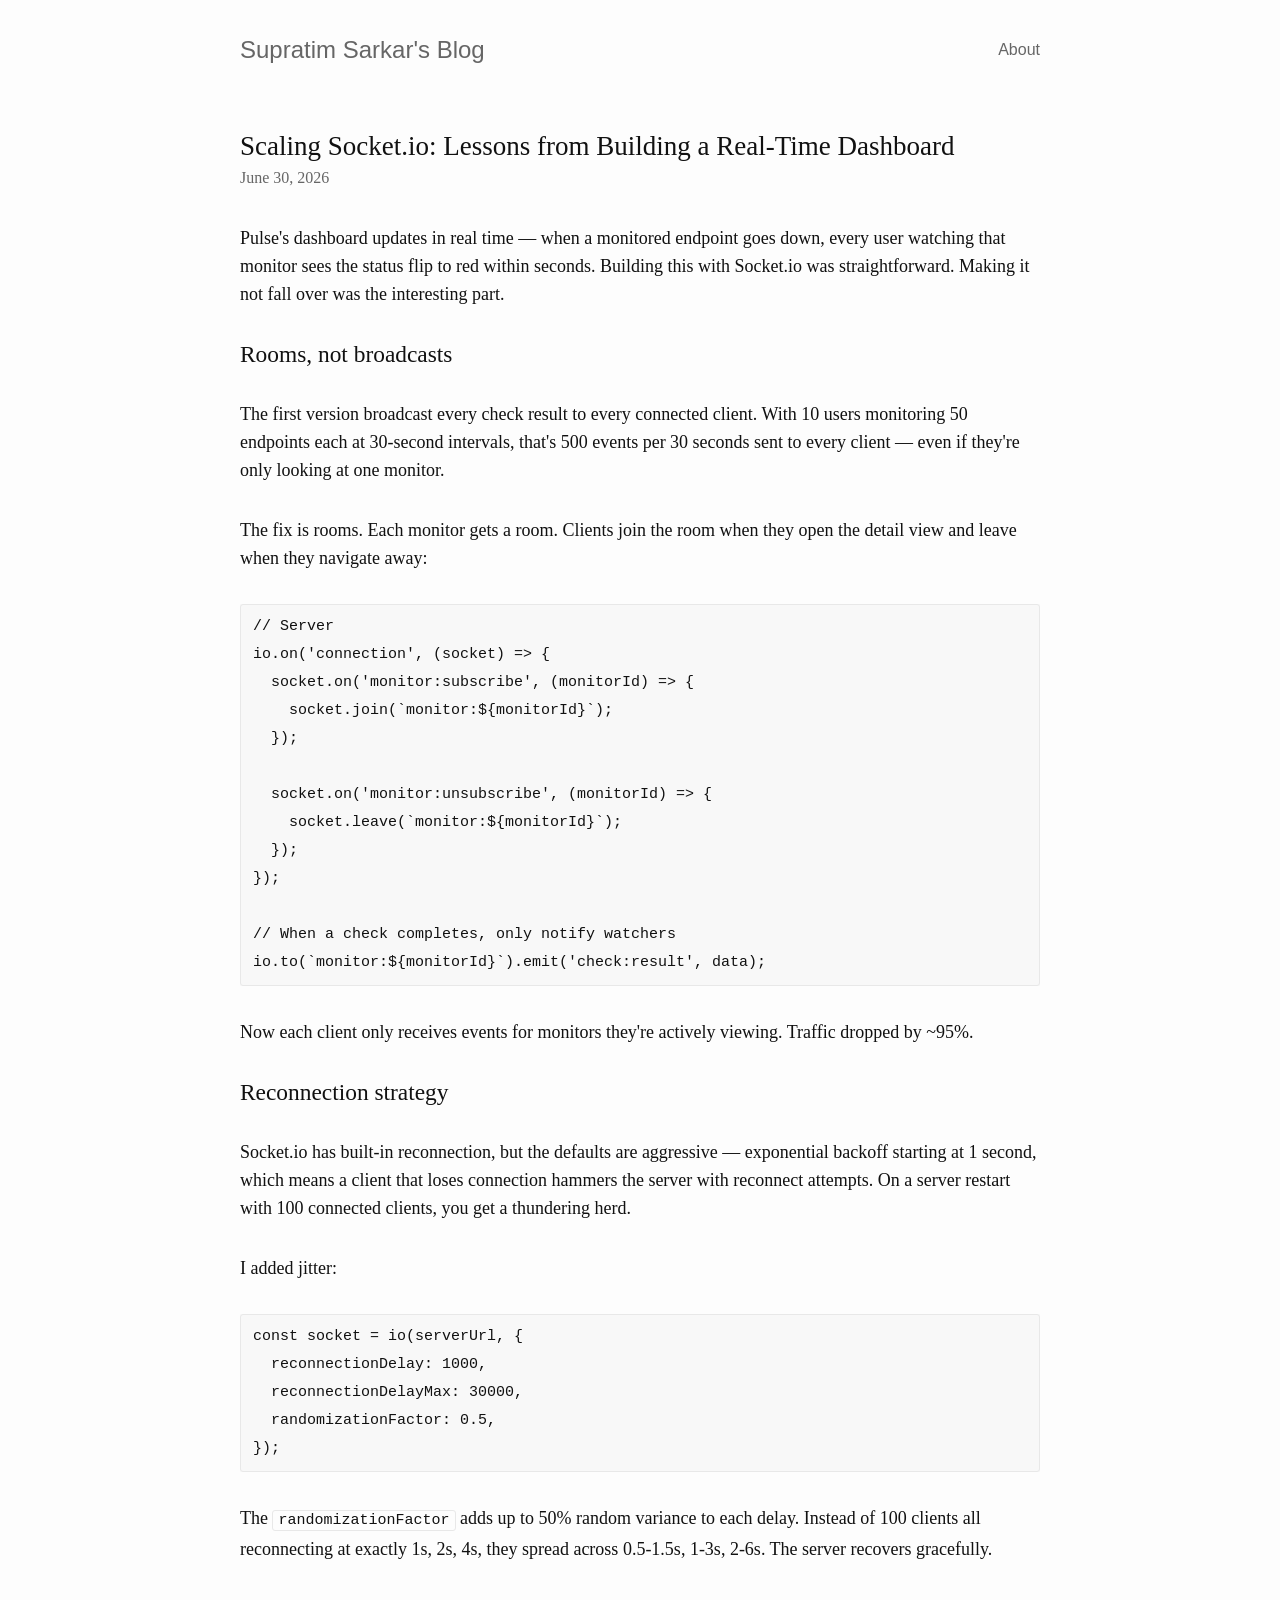
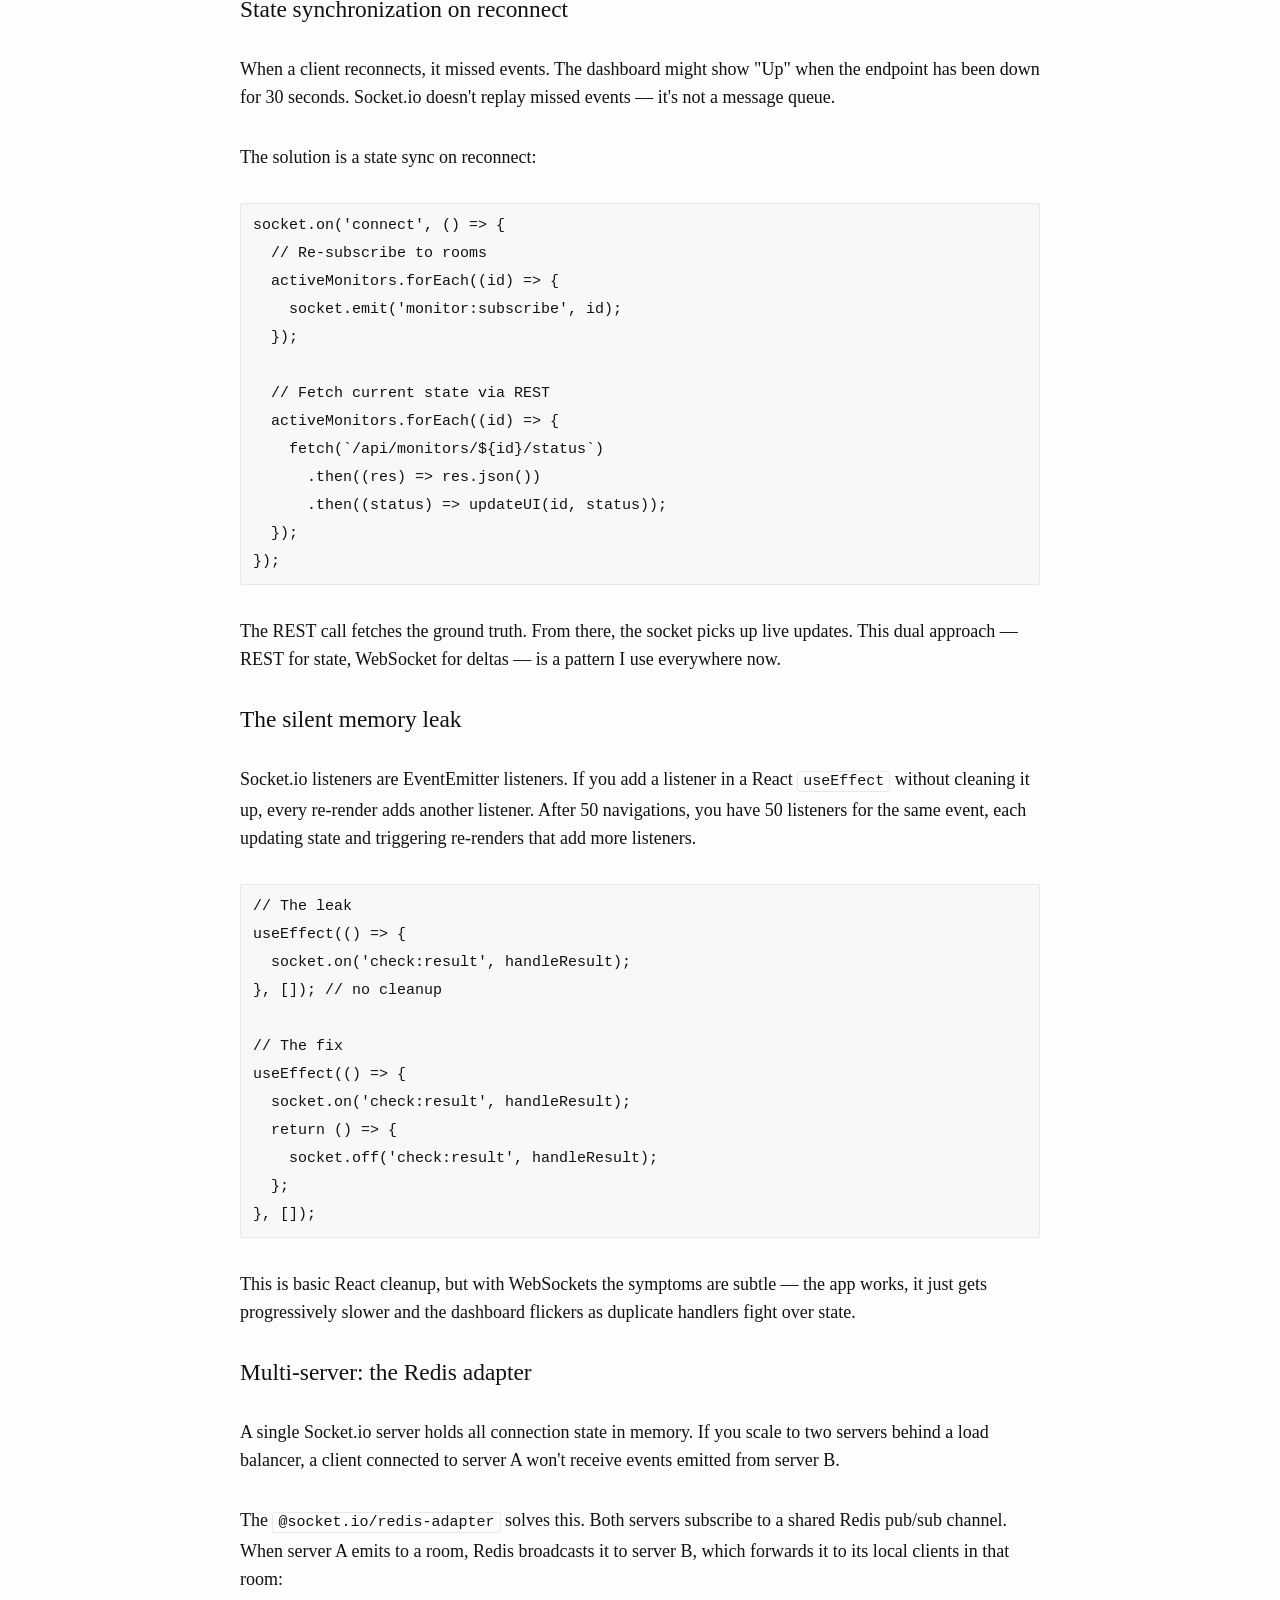
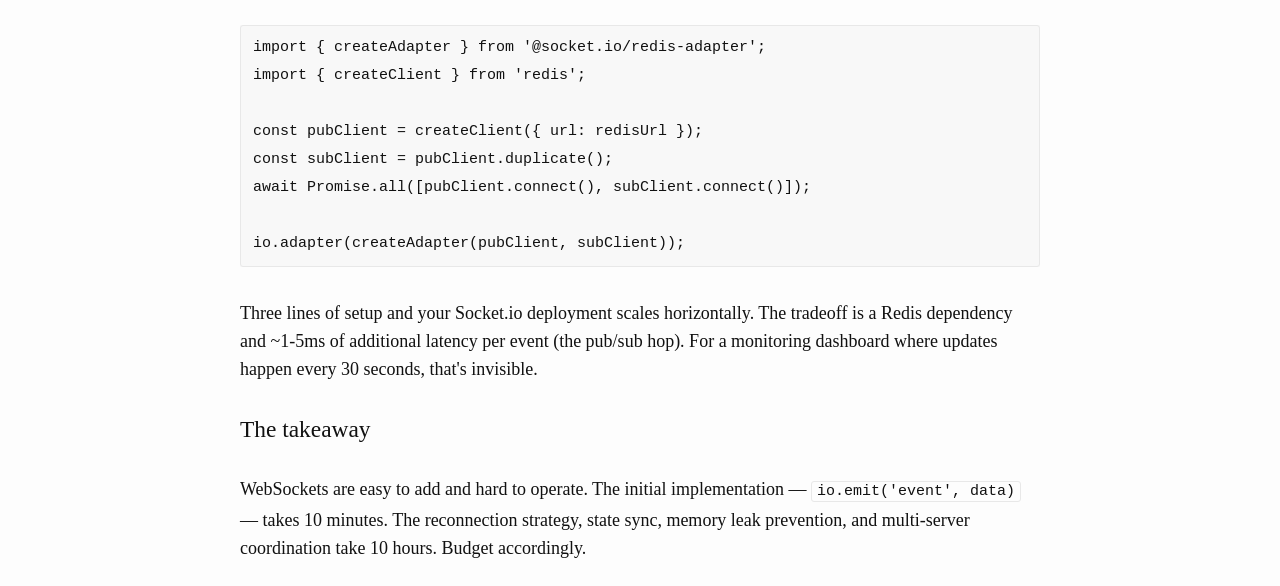
<file: posts/socket-io-scaling.html>
<!DOCTYPE html>
<html lang="en">
<head>
    <meta charset="utf-8">
    <meta name="viewport" content="width=device-width, initial-scale=1">
    <title>Scaling Socket.io: Lessons from Building a Real-Time Dashboard - Supratim Sarkar's Blog</title>
    <link rel="stylesheet" href="/css/main.css">
</head>
<body>
    <section class="top" role="heading">
      <header role="heading">
        <h1>
          <a href="/">Supratim Sarkar's Blog</a>
        </h1>
      </header>
      <nav role="navigation">
        <ul>
          <li>
            <a href="/about.html">About</a>
          </li>
        </ul>
      </nav>
    </section>
    <section class="content" role="article">
<h1 class="title">Scaling Socket.io: Lessons from Building a Real-Time Dashboard</h1>
<h3 class="date">June 30, 2026</h3>

<p>Pulse's dashboard updates in real time — when a monitored endpoint goes down, every user watching that monitor sees the status flip to red within seconds. Building this with Socket.io was straightforward. Making it not fall over was the interesting part.</p>

<h2 id="rooms-not-broadcasts">Rooms, not broadcasts</h2>

<p>The first version broadcast every check result to every connected client. With 10 users monitoring 50 endpoints each at 30-second intervals, that's 500 events per 30 seconds sent to every client — even if they're only looking at one monitor.</p>

<p>The fix is rooms. Each monitor gets a room. Clients join the room when they open the detail view and leave when they navigate away:</p>

<div class="highlight"><pre class="highlight"><code>// Server
io.on('connection', (socket) => {
  socket.on('monitor:subscribe', (monitorId) => {
    socket.join(`monitor:${monitorId}`);
  });

  socket.on('monitor:unsubscribe', (monitorId) => {
    socket.leave(`monitor:${monitorId}`);
  });
});

// When a check completes, only notify watchers
io.to(`monitor:${monitorId}`).emit('check:result', data);
</code></pre></div>

<p>Now each client only receives events for monitors they're actively viewing. Traffic dropped by ~95%.</p>

<h2 id="reconnection">Reconnection strategy</h2>

<p>Socket.io has built-in reconnection, but the defaults are aggressive — exponential backoff starting at 1 second, which means a client that loses connection hammers the server with reconnect attempts. On a server restart with 100 connected clients, you get a thundering herd.</p>

<p>I added jitter:</p>

<div class="highlight"><pre class="highlight"><code>const socket = io(serverUrl, {
  reconnectionDelay: 1000,
  reconnectionDelayMax: 30000,
  randomizationFactor: 0.5,
});
</code></pre></div>

<p>The <code>randomizationFactor</code> adds up to 50% random variance to each delay. Instead of 100 clients all reconnecting at exactly 1s, 2s, 4s, they spread across 0.5-1.5s, 1-3s, 2-6s. The server recovers gracefully.</p>

<h2 id="state-sync">State synchronization on reconnect</h2>

<p>When a client reconnects, it missed events. The dashboard might show "Up" when the endpoint has been down for 30 seconds. Socket.io doesn't replay missed events — it's not a message queue.</p>

<p>The solution is a state sync on reconnect:</p>

<div class="highlight"><pre class="highlight"><code>socket.on('connect', () => {
  // Re-subscribe to rooms
  activeMonitors.forEach((id) => {
    socket.emit('monitor:subscribe', id);
  });

  // Fetch current state via REST
  activeMonitors.forEach((id) => {
    fetch(`/api/monitors/${id}/status`)
      .then((res) => res.json())
      .then((status) => updateUI(id, status));
  });
});
</code></pre></div>

<p>The REST call fetches the ground truth. From there, the socket picks up live updates. This dual approach — REST for state, WebSocket for deltas — is a pattern I use everywhere now.</p>

<h2 id="memory-leaks">The silent memory leak</h2>

<p>Socket.io listeners are EventEmitter listeners. If you add a listener in a React <code>useEffect</code> without cleaning it up, every re-render adds another listener. After 50 navigations, you have 50 listeners for the same event, each updating state and triggering re-renders that add more listeners.</p>

<div class="highlight"><pre class="highlight"><code>// The leak
useEffect(() => {
  socket.on('check:result', handleResult);
}, []); // no cleanup

// The fix
useEffect(() => {
  socket.on('check:result', handleResult);
  return () => {
    socket.off('check:result', handleResult);
  };
}, []);
</code></pre></div>

<p>This is basic React cleanup, but with WebSockets the symptoms are subtle — the app works, it just gets progressively slower and the dashboard flickers as duplicate handlers fight over state.</p>

<h2 id="multi-server">Multi-server: the Redis adapter</h2>

<p>A single Socket.io server holds all connection state in memory. If you scale to two servers behind a load balancer, a client connected to server A won't receive events emitted from server B.</p>

<p>The <code>@socket.io/redis-adapter</code> solves this. Both servers subscribe to a shared Redis pub/sub channel. When server A emits to a room, Redis broadcasts it to server B, which forwards it to its local clients in that room:</p>

<div class="highlight"><pre class="highlight"><code>import { createAdapter } from '@socket.io/redis-adapter';
import { createClient } from 'redis';

const pubClient = createClient({ url: redisUrl });
const subClient = pubClient.duplicate();
await Promise.all([pubClient.connect(), subClient.connect()]);

io.adapter(createAdapter(pubClient, subClient));
</code></pre></div>

<p>Three lines of setup and your Socket.io deployment scales horizontally. The tradeoff is a Redis dependency and ~1-5ms of additional latency per event (the pub/sub hop). For a monitoring dashboard where updates happen every 30 seconds, that's invisible.</p>

<h2 id="takeaway">The takeaway</h2>

<p>WebSockets are easy to add and hard to operate. The initial implementation — <code>io.emit('event', data)</code> — takes 10 minutes. The reconnection strategy, state sync, memory leak prevention, and multi-server coordination take 10 hours. Budget accordingly.</p>

</section>
</body>
</html>
</file>
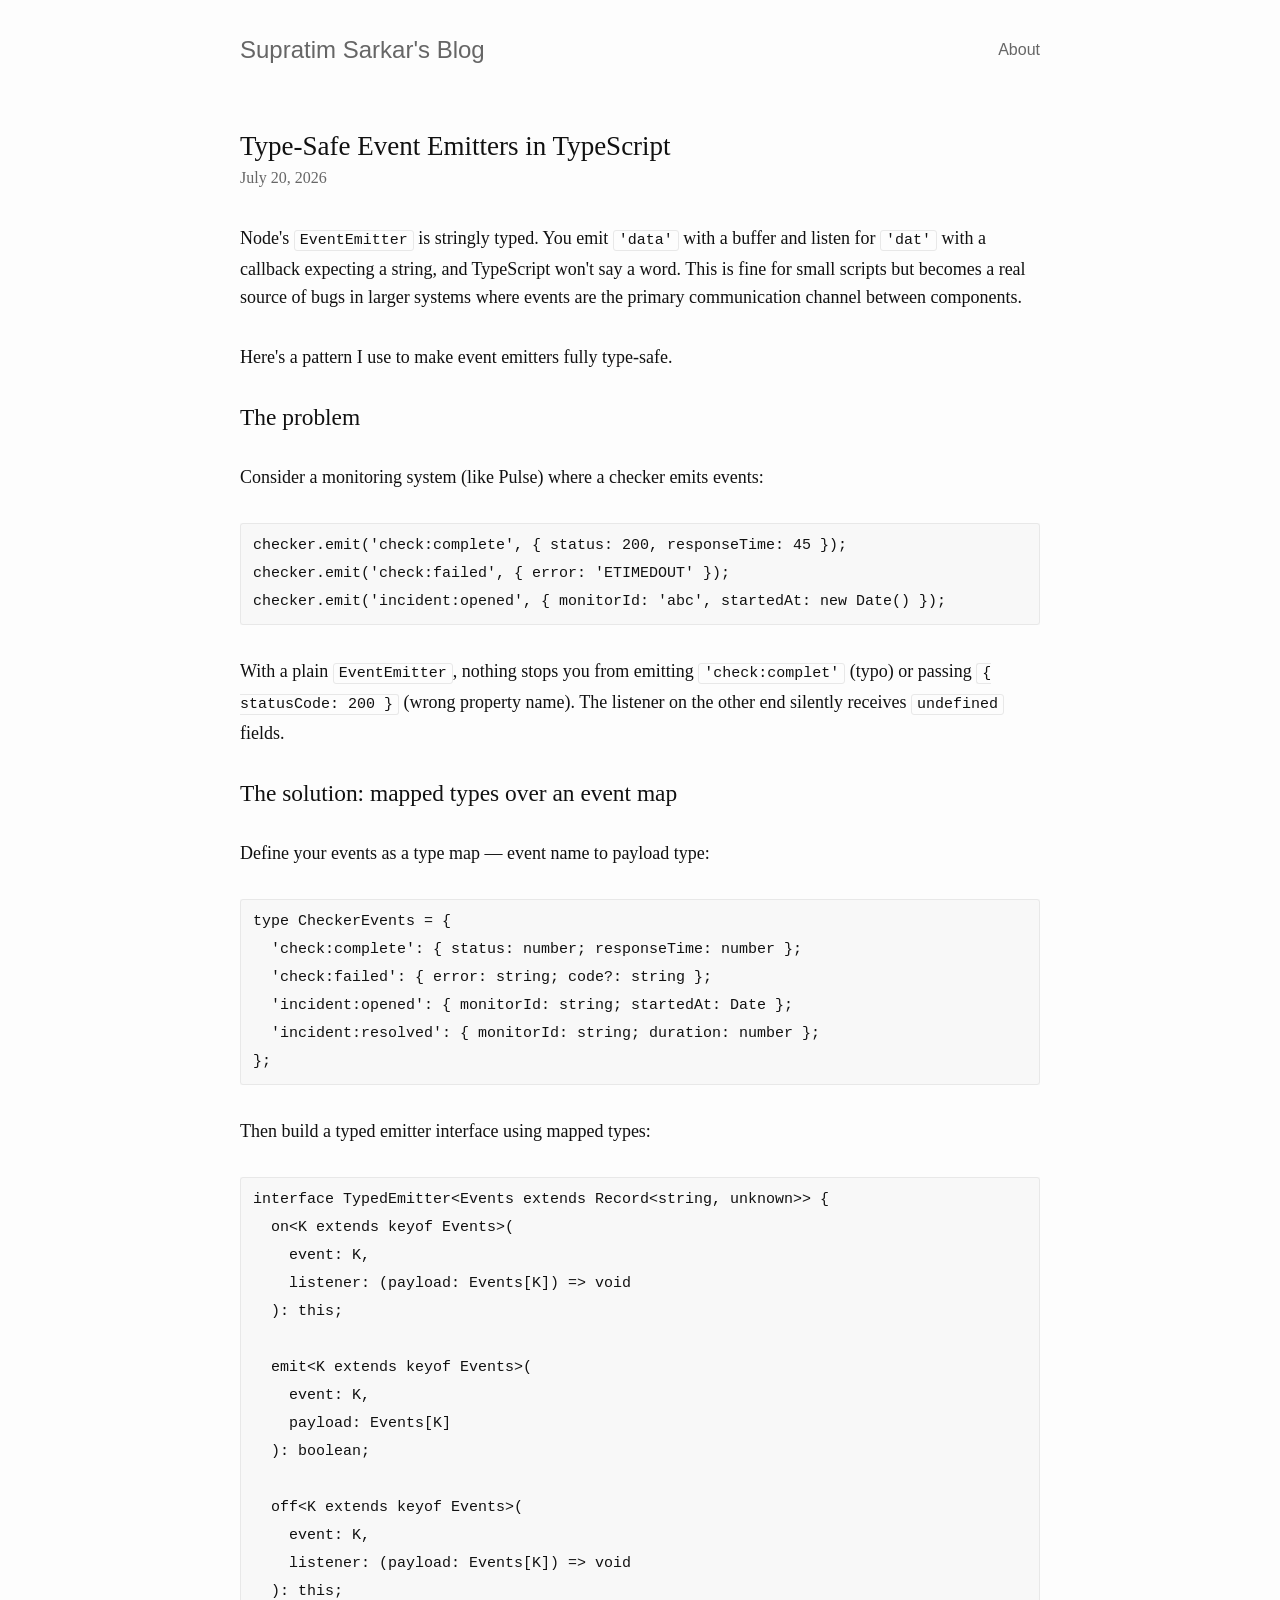
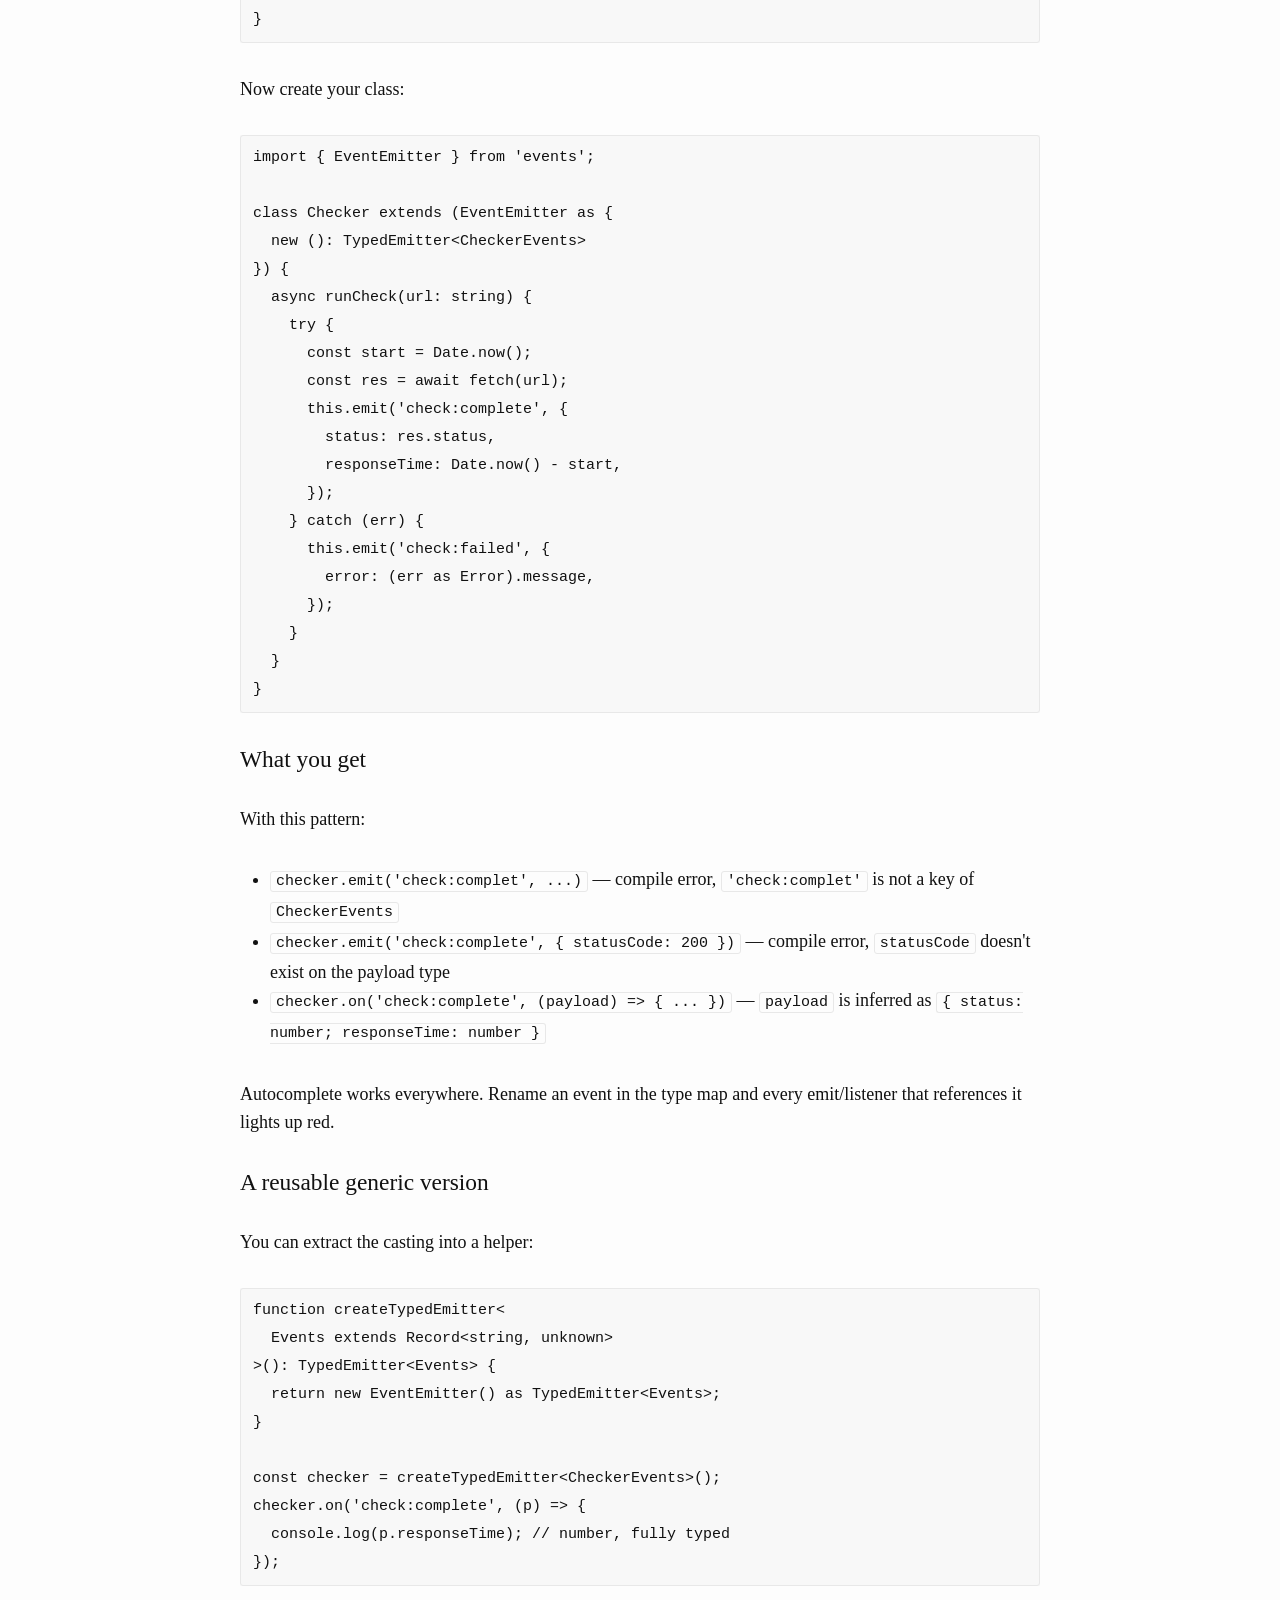
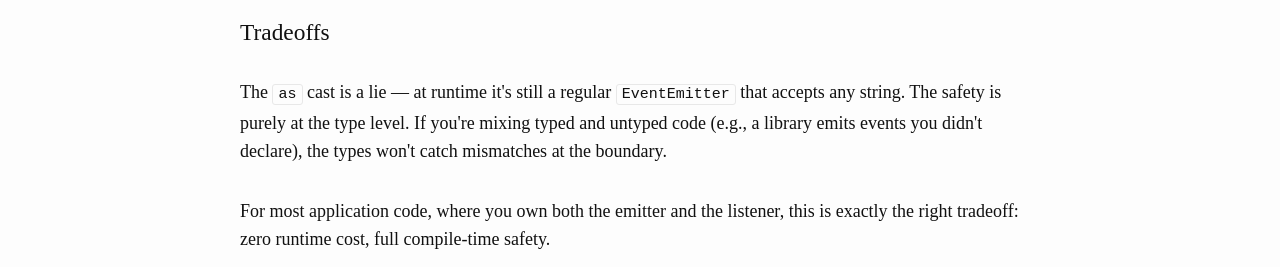
<file: posts/type-safe-event-emitters.html>
<!DOCTYPE html>
<html lang="en">
<head>
    <meta charset="utf-8">
    <meta name="viewport" content="width=device-width, initial-scale=1">
    <title>Type-Safe Event Emitters in TypeScript - Supratim Sarkar's Blog</title>
    <link rel="stylesheet" href="/css/main.css">
</head>
<body>
    <section class="top" role="heading">
      <header role="heading">
        <h1>
          <a href="/">Supratim Sarkar's Blog</a>
        </h1>
      </header>
      <nav role="navigation">
        <ul>
          <li>
            <a href="/about.html">About</a>
          </li>
        </ul>
      </nav>
    </section>
    <section class="content" role="article">
<h1 class="title">Type-Safe Event Emitters in TypeScript</h1>
<h3 class="date">July 20, 2026</h3>

<p>Node's <code>EventEmitter</code> is stringly typed. You emit <code>'data'</code> with a buffer and listen for <code>'dat'</code> with a callback expecting a string, and TypeScript won't say a word. This is fine for small scripts but becomes a real source of bugs in larger systems where events are the primary communication channel between components.</p>

<p>Here's a pattern I use to make event emitters fully type-safe.</p>

<h2 id="the-problem">The problem</h2>

<p>Consider a monitoring system (like Pulse) where a checker emits events:</p>

<div class="highlight"><pre class="highlight"><code>checker.emit('check:complete', { status: 200, responseTime: 45 });
checker.emit('check:failed', { error: 'ETIMEDOUT' });
checker.emit('incident:opened', { monitorId: 'abc', startedAt: new Date() });
</code></pre></div>

<p>With a plain <code>EventEmitter</code>, nothing stops you from emitting <code>'check:complet'</code> (typo) or passing <code>{ statusCode: 200 }</code> (wrong property name). The listener on the other end silently receives <code>undefined</code> fields.</p>

<h2 id="the-solution">The solution: mapped types over an event map</h2>

<p>Define your events as a type map — event name to payload type:</p>

<div class="highlight"><pre class="highlight"><code>type CheckerEvents = {
  'check:complete': { status: number; responseTime: number };
  'check:failed': { error: string; code?: string };
  'incident:opened': { monitorId: string; startedAt: Date };
  'incident:resolved': { monitorId: string; duration: number };
};
</code></pre></div>

<p>Then build a typed emitter interface using mapped types:</p>

<div class="highlight"><pre class="highlight"><code>interface TypedEmitter&lt;Events extends Record&lt;string, unknown&gt;&gt; {
  on&lt;K extends keyof Events&gt;(
    event: K,
    listener: (payload: Events[K]) =&gt; void
  ): this;

  emit&lt;K extends keyof Events&gt;(
    event: K,
    payload: Events[K]
  ): boolean;

  off&lt;K extends keyof Events&gt;(
    event: K,
    listener: (payload: Events[K]) =&gt; void
  ): this;
}
</code></pre></div>

<p>Now create your class:</p>

<div class="highlight"><pre class="highlight"><code>import { EventEmitter } from 'events';

class Checker extends (EventEmitter as {
  new (): TypedEmitter&lt;CheckerEvents&gt;
}) {
  async runCheck(url: string) {
    try {
      const start = Date.now();
      const res = await fetch(url);
      this.emit('check:complete', {
        status: res.status,
        responseTime: Date.now() - start,
      });
    } catch (err) {
      this.emit('check:failed', {
        error: (err as Error).message,
      });
    }
  }
}
</code></pre></div>

<h2 id="what-you-get">What you get</h2>

<p>With this pattern:</p>

<ul>
  <li><code>checker.emit('check:complet', ...)</code> — compile error, <code>'check:complet'</code> is not a key of <code>CheckerEvents</code></li>
  <li><code>checker.emit('check:complete', { statusCode: 200 })</code> — compile error, <code>statusCode</code> doesn't exist on the payload type</li>
  <li><code>checker.on('check:complete', (payload) => { ... })</code> — <code>payload</code> is inferred as <code>{ status: number; responseTime: number }</code></li>
</ul>

<p>Autocomplete works everywhere. Rename an event in the type map and every emit/listener that references it lights up red.</p>

<h2 id="generic-version">A reusable generic version</h2>

<p>You can extract the casting into a helper:</p>

<div class="highlight"><pre class="highlight"><code>function createTypedEmitter&lt;
  Events extends Record&lt;string, unknown&gt;
&gt;(): TypedEmitter&lt;Events&gt; {
  return new EventEmitter() as TypedEmitter&lt;Events&gt;;
}

const checker = createTypedEmitter&lt;CheckerEvents&gt;();
checker.on('check:complete', (p) =&gt; {
  console.log(p.responseTime); // number, fully typed
});
</code></pre></div>

<h2 id="tradeoffs">Tradeoffs</h2>

<p>The <code>as</code> cast is a lie — at runtime it's still a regular <code>EventEmitter</code> that accepts any string. The safety is purely at the type level. If you're mixing typed and untyped code (e.g., a library emits events you didn't declare), the types won't catch mismatches at the boundary.</p>

<p>For most application code, where you own both the emitter and the listener, this is exactly the right tradeoff: zero runtime cost, full compile-time safety.</p>

</section>
</body>
</html>
</file>
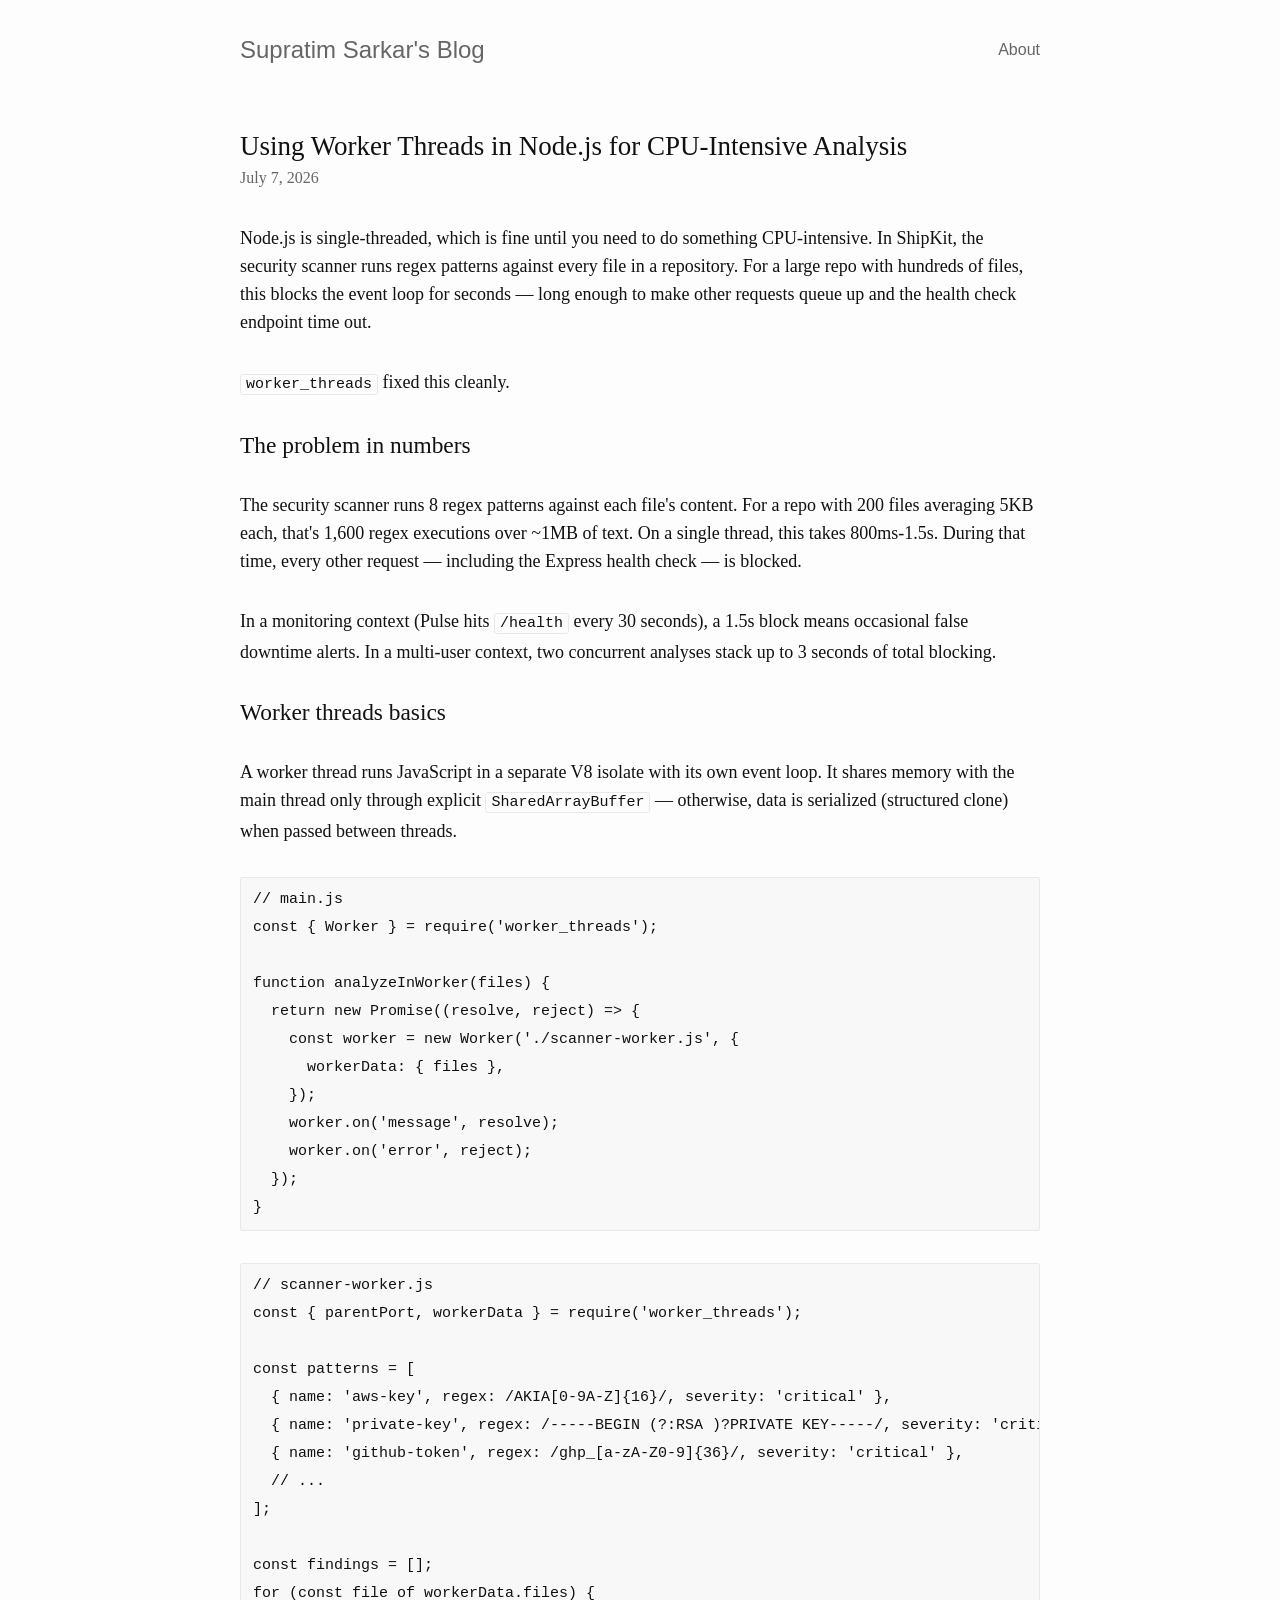
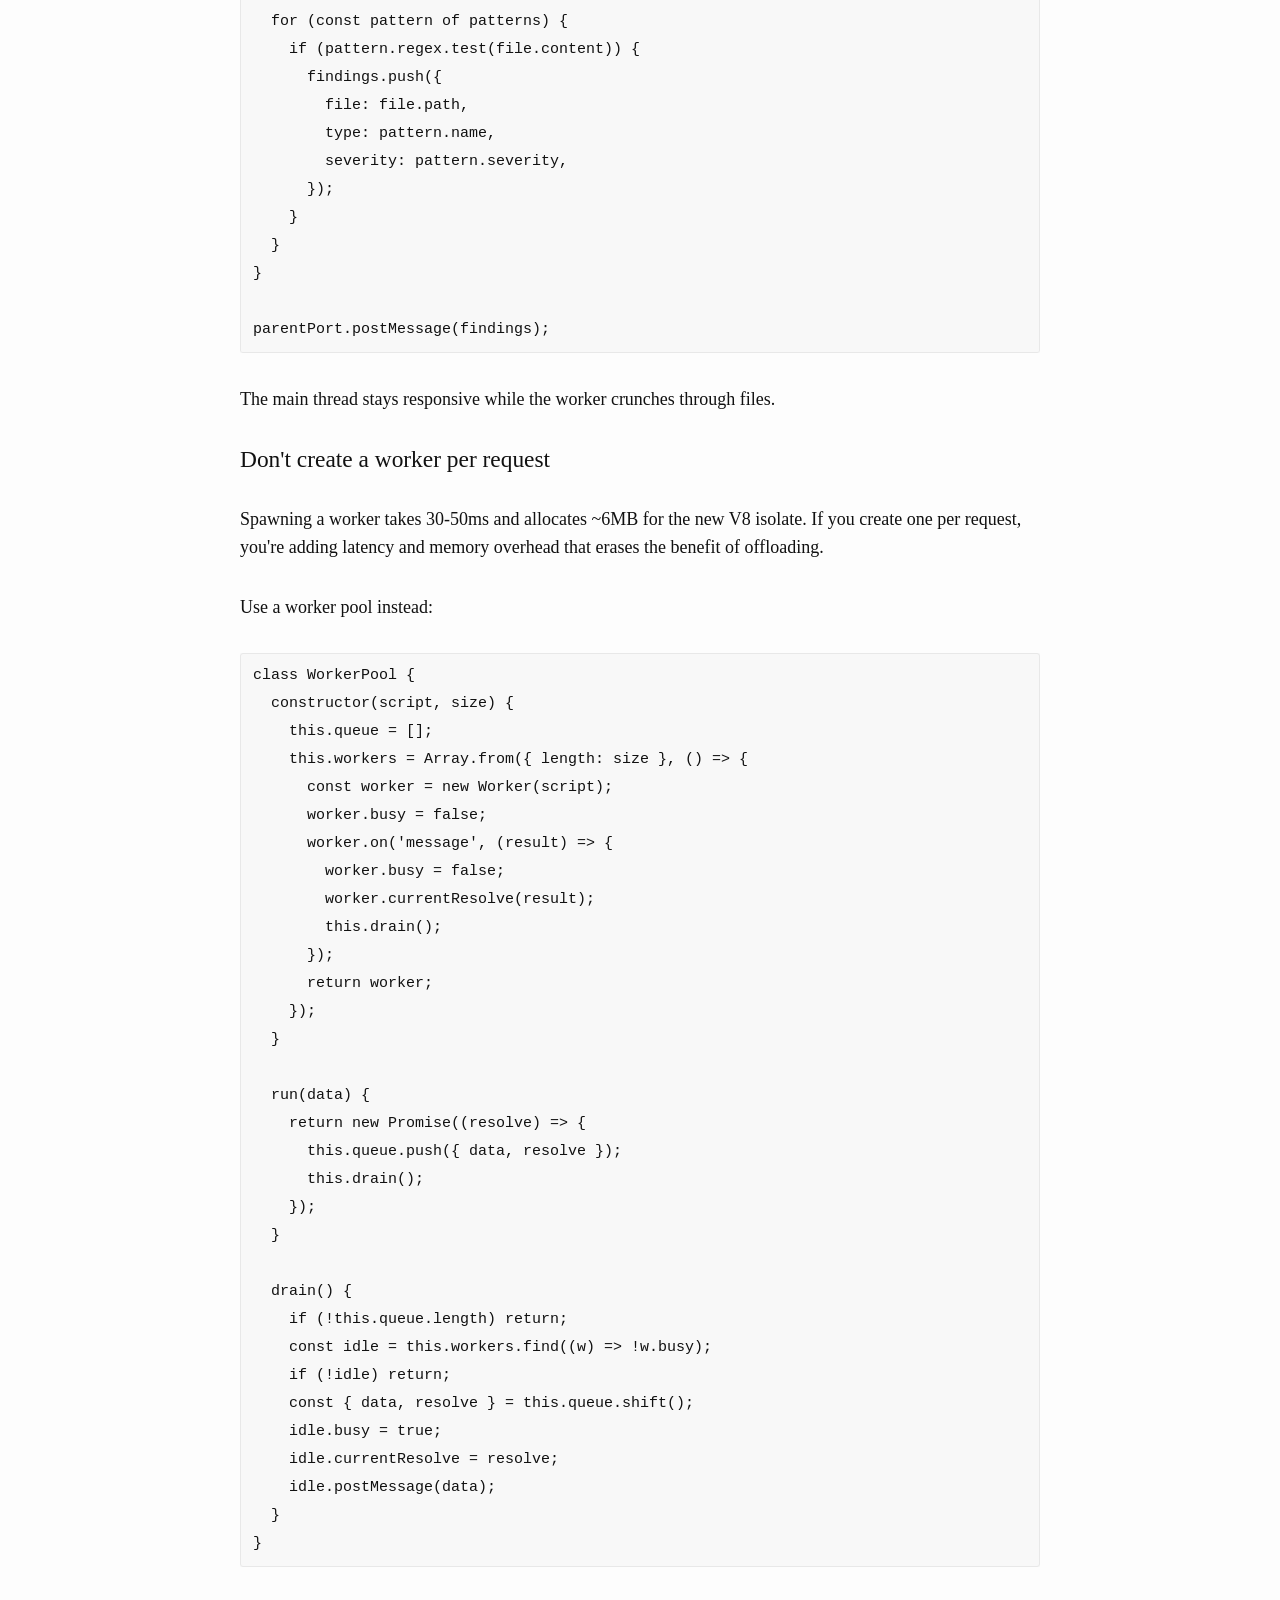
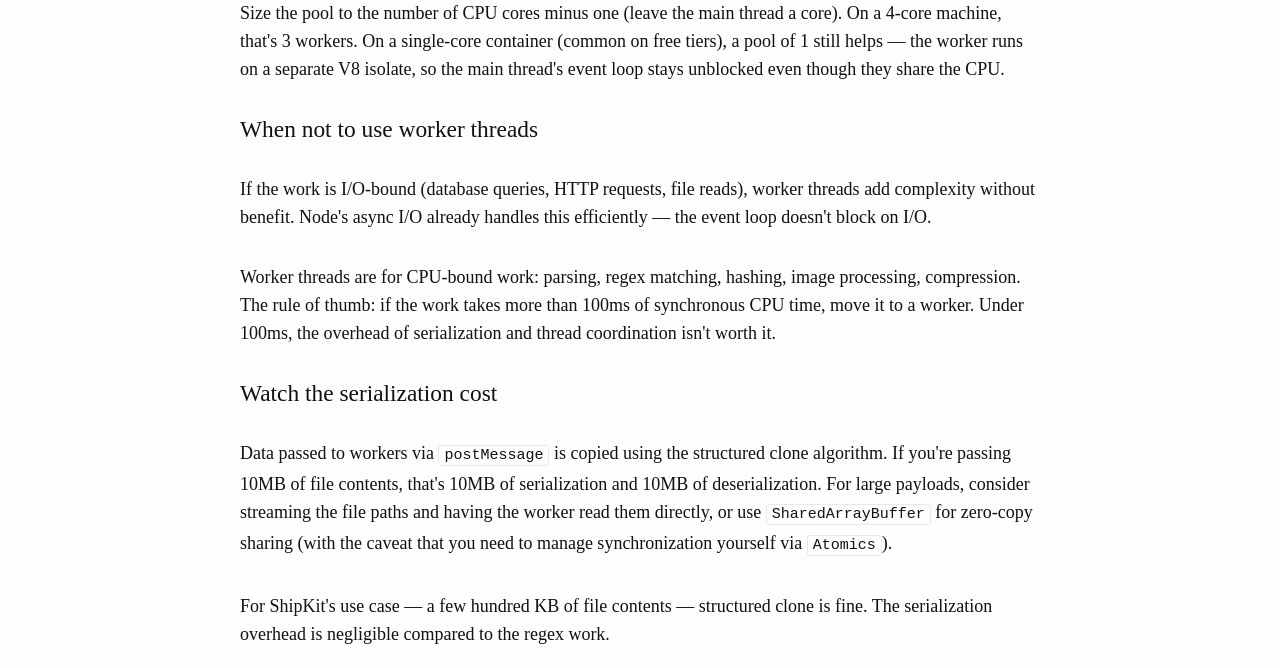
<file: posts/worker-threads-node.html>
<!DOCTYPE html>
<html lang="en">
<head>
    <meta charset="utf-8">
    <meta name="viewport" content="width=device-width, initial-scale=1">
    <title>Using Worker Threads in Node.js for CPU-Intensive Analysis - Supratim Sarkar's Blog</title>
    <link rel="stylesheet" href="/css/main.css">
</head>
<body>
    <section class="top" role="heading">
      <header role="heading">
        <h1>
          <a href="/">Supratim Sarkar's Blog</a>
        </h1>
      </header>
      <nav role="navigation">
        <ul>
          <li>
            <a href="/about.html">About</a>
          </li>
        </ul>
      </nav>
    </section>
    <section class="content" role="article">
<h1 class="title">Using Worker Threads in Node.js for CPU-Intensive Analysis</h1>
<h3 class="date">July 7, 2026</h3>

<p>Node.js is single-threaded, which is fine until you need to do something CPU-intensive. In ShipKit, the security scanner runs regex patterns against every file in a repository. For a large repo with hundreds of files, this blocks the event loop for seconds — long enough to make other requests queue up and the health check endpoint time out.</p>

<p><code>worker_threads</code> fixed this cleanly.</p>

<h2 id="the-problem">The problem in numbers</h2>

<p>The security scanner runs 8 regex patterns against each file's content. For a repo with 200 files averaging 5KB each, that's 1,600 regex executions over ~1MB of text. On a single thread, this takes 800ms-1.5s. During that time, every other request — including the Express health check — is blocked.</p>

<p>In a monitoring context (Pulse hits <code>/health</code> every 30 seconds), a 1.5s block means occasional false downtime alerts. In a multi-user context, two concurrent analyses stack up to 3 seconds of total blocking.</p>

<h2 id="worker-threads-basics">Worker threads basics</h2>

<p>A worker thread runs JavaScript in a separate V8 isolate with its own event loop. It shares memory with the main thread only through explicit <code>SharedArrayBuffer</code> — otherwise, data is serialized (structured clone) when passed between threads.</p>

<div class="highlight"><pre class="highlight"><code>// main.js
const { Worker } = require('worker_threads');

function analyzeInWorker(files) {
  return new Promise((resolve, reject) => {
    const worker = new Worker('./scanner-worker.js', {
      workerData: { files },
    });
    worker.on('message', resolve);
    worker.on('error', reject);
  });
}
</code></pre></div>

<div class="highlight"><pre class="highlight"><code>// scanner-worker.js
const { parentPort, workerData } = require('worker_threads');

const patterns = [
  { name: 'aws-key', regex: /AKIA[0-9A-Z]{16}/, severity: 'critical' },
  { name: 'private-key', regex: /-----BEGIN (?:RSA )?PRIVATE KEY-----/, severity: 'critical' },
  { name: 'github-token', regex: /ghp_[a-zA-Z0-9]{36}/, severity: 'critical' },
  // ...
];

const findings = [];
for (const file of workerData.files) {
  for (const pattern of patterns) {
    if (pattern.regex.test(file.content)) {
      findings.push({
        file: file.path,
        type: pattern.name,
        severity: pattern.severity,
      });
    }
  }
}

parentPort.postMessage(findings);
</code></pre></div>

<p>The main thread stays responsive while the worker crunches through files.</p>

<h2 id="worker-pool">Don't create a worker per request</h2>

<p>Spawning a worker takes 30-50ms and allocates ~6MB for the new V8 isolate. If you create one per request, you're adding latency and memory overhead that erases the benefit of offloading.</p>

<p>Use a worker pool instead:</p>

<div class="highlight"><pre class="highlight"><code>class WorkerPool {
  constructor(script, size) {
    this.queue = [];
    this.workers = Array.from({ length: size }, () => {
      const worker = new Worker(script);
      worker.busy = false;
      worker.on('message', (result) => {
        worker.busy = false;
        worker.currentResolve(result);
        this.drain();
      });
      return worker;
    });
  }

  run(data) {
    return new Promise((resolve) => {
      this.queue.push({ data, resolve });
      this.drain();
    });
  }

  drain() {
    if (!this.queue.length) return;
    const idle = this.workers.find((w) => !w.busy);
    if (!idle) return;
    const { data, resolve } = this.queue.shift();
    idle.busy = true;
    idle.currentResolve = resolve;
    idle.postMessage(data);
  }
}
</code></pre></div>

<p>Size the pool to the number of CPU cores minus one (leave the main thread a core). On a 4-core machine, that's 3 workers. On a single-core container (common on free tiers), a pool of 1 still helps — the worker runs on a separate V8 isolate, so the main thread's event loop stays unblocked even though they share the CPU.</p>

<h2 id="when-not-to">When not to use worker threads</h2>

<p>If the work is I/O-bound (database queries, HTTP requests, file reads), worker threads add complexity without benefit. Node's async I/O already handles this efficiently — the event loop doesn't block on I/O.</p>

<p>Worker threads are for CPU-bound work: parsing, regex matching, hashing, image processing, compression. The rule of thumb: if the work takes more than 100ms of synchronous CPU time, move it to a worker. Under 100ms, the overhead of serialization and thread coordination isn't worth it.</p>

<h2 id="structured-clone">Watch the serialization cost</h2>

<p>Data passed to workers via <code>postMessage</code> is copied using the structured clone algorithm. If you're passing 10MB of file contents, that's 10MB of serialization and 10MB of deserialization. For large payloads, consider streaming the file paths and having the worker read them directly, or use <code>SharedArrayBuffer</code> for zero-copy sharing (with the caveat that you need to manage synchronization yourself via <code>Atomics</code>).</p>

<p>For ShipKit's use case — a few hundred KB of file contents — structured clone is fine. The serialization overhead is negligible compared to the regex work.</p>

</section>
</body>
</html>
</file>
<file: css/main.css>
*{margin:0;padding:0}body{font:400 16px/1.5 -apple-system, BlinkMacSystemFont, 'Segoe UI', Roboto, Helvetica, Arial, sans-serif, 'Apple Color Emoji', 'Segoe UI Emoji', 'Segoe UI Symbol';color:#111;background-color:#fdfdfd;-webkit-text-size-adjust:100%;-webkit-font-feature-settings:'kern' 1;-moz-font-feature-settings:'kern' 1;-o-font-feature-settings:'kern' 1;font-feature-settings:'kern' 1;font-kerning:normal;min-height:100vh;margin:0 auto;padding:0 20px;max-width:800px}h1,h2,h3,h4,h5,h6,p,blockquote,pre,ul,ol,dl,figure,.highlight{margin-bottom:32px}li>p{margin-bottom:16px}main{display:block}img{max-width:100%;vertical-align:middle}figure>img{display:block}figcaption{font-size:14px}ul,ol{margin-left:30px}li>ul,li>ol{margin-bottom:0}h1,h2,h3,h4,h5,h6{font-weight:400}a{color:#2a7ae2;text-decoration:none}a:visited{color:#1756a9}a:hover{color:#111;text-decoration:underline}.social-media-list a:hover{text-decoration:none}.social-media-list a:hover .username{text-decoration:underline}blockquote{color:#828282;border-left:4px solid #e8e8e8;padding-left:15px;letter-spacing:-1px;font-style:italic}blockquote>:last-child{margin-bottom:0}pre,code{font-size:15px;border:1px solid #e8e8e8;border-radius:3px}code{padding:1px 5px}pre{padding:8px 12px;overflow-x:auto}pre>code{border:0;padding-right:0;padding-left:0}.wrapper{max-width:-webkit-calc(800px - (30px * 2));max-width:calc(800px - (30px * 2));margin-right:auto;margin-left:auto;padding-right:30px;padding-left:30px}@media screen and (max-width: 800px){.wrapper{max-width:-webkit-calc(800px - (30px));max-width:calc(800px - (30px));padding-right:15px;padding-left:15px}}.footer-col-wrapper:after,.wrapper:after{content:'';display:table;clear:both}.svg-icon{width:16px;height:16px;display:inline-block;fill:#828282;padding-right:5px;vertical-align:text-top}.social-media-list li+li{padding-top:5px}table{margin-bottom:30px;width:100%;text-align:left;color:#3f3f3f;border-collapse:collapse;border:1px solid #e8e8e8}table tr:nth-child(even){background-color:#f7f7f7}table th,table td{padding:10px 15px}table th{background-color:#f0f0f0;border:1px solid #dedede;border-bottom-color:#c9c9c9}table td{border:1px solid #e8e8e8}.page-content{padding:30px 0;flex:1}.page-heading{font-size:32px}.post-list-heading{font-size:28px}.post-list{margin-left:0;list-style:none}.post-list>li{margin-bottom:30px}.post-meta{font-size:14px;color:#828282}.post-link{display:block;font-size:24px}.top{display:flex;align-items:center;justify-content:space-between;margin:32px 0}.top .heading,.top nav{flex:1}.top nav{text-align:right}.top nav ul{list-style:none}.top a{color:#666}.content{font:18px/28px Palatino, 'Palatino Linotype', Georgia, Times, 'Times New Roman', serif;margin-bottom:30px;text-rendering:optimizelegibility}.content .title{margin-bottom:4px}.content .date{color:#666;font-size:16px}.content h2{font-size:1.3em}@media screen and (max-width: 800px){.content h2{font-size:22px}}.content h3{font-size:1.1em}@media screen and (max-width: 800px){.content h3{font-size:22px}}.content h4{font-size:1em;font-weight:bold}@media screen and (max-width: 800px){.content h4{font-size:18px}}.content hr{margin-bottom:32px}.highlight table td{padding:5px}.highlight table pre{margin:0}.highlight .cm{color:#999988;font-style:italic}.highlight .cp{color:#999999;font-weight:bold}.highlight .c1{color:#999988;font-style:italic}.highlight .cs{color:#999999;font-weight:bold;font-style:italic}.highlight .c,.highlight .ch,.highlight .cd,.highlight .cpf{color:#999988;font-style:italic}.highlight .err{color:#a61717;background-color:#e3d2d2}.highlight .gd{color:#000000;background-color:#ffdddd}.highlight .ge{color:#000000;font-style:italic}.highlight .gr{color:#aa0000}.highlight .gh{color:#999999}.highlight .gi{color:#000000;background-color:#ddffdd}.highlight .go{color:#888888}.highlight .gp{color:#555555}.highlight .gs{font-weight:bold}.highlight .gu{color:#aaaaaa}.highlight .gt{color:#aa0000}.highlight .kc{color:#000000;font-weight:bold}.highlight .kd{color:#000000;font-weight:bold}.highlight .kn{color:#000000;font-weight:bold}.highlight .kp{color:#000000;font-weight:bold}.highlight .kr{color:#000000;font-weight:bold}.highlight .kt{color:#445588;font-weight:bold}.highlight .k,.highlight .kv{color:#000000;font-weight:bold}.highlight .mf{color:#009999}.highlight .mh{color:#009999}.highlight .il{color:#009999}.highlight .mi{color:#009999}.highlight .mo{color:#009999}.highlight .m,.highlight .mb,.highlight .mx{color:#009999}.highlight .sa{color:#000000;font-weight:bold}.highlight .sb{color:#d14}.highlight .sc{color:#d14}.highlight .sd{color:#d14}.highlight .s2{color:#d14}.highlight .se{color:#d14}.highlight .sh{color:#d14}.highlight .si{color:#d14}.highlight .sx{color:#d14}.highlight .sr{color:#009926}.highlight .s1{color:#d14}.highlight .ss{color:#990073}.highlight .s,.highlight .dl{color:#d14}.highlight .na{color:#008080}.highlight .bp{color:#999999}.highlight .nb{color:#0086B3}.highlight .nc{color:#445588;font-weight:bold}.highlight .no{color:#008080}.highlight .nd{color:#3c5d5d;font-weight:bold}.highlight .ni{color:#800080}.highlight .ne{color:#990000;font-weight:bold}.highlight .nf,.highlight .fm{color:#990000;font-weight:bold}.highlight .nl{color:#990000;font-weight:bold}.highlight .nn{color:#555555}.highlight .nt{color:#000080}.highlight .vc{color:#008080}.highlight .vg{color:#008080}.highlight .vi{color:#008080}.highlight .nv,.highlight .vm{color:#008080}.highlight .ow{color:#000000;font-weight:bold}.highlight .o{color:#000000;font-weight:bold}.highlight .w{color:#bbbbbb}.highlight{background-color:#f8f8f8}
</file>
